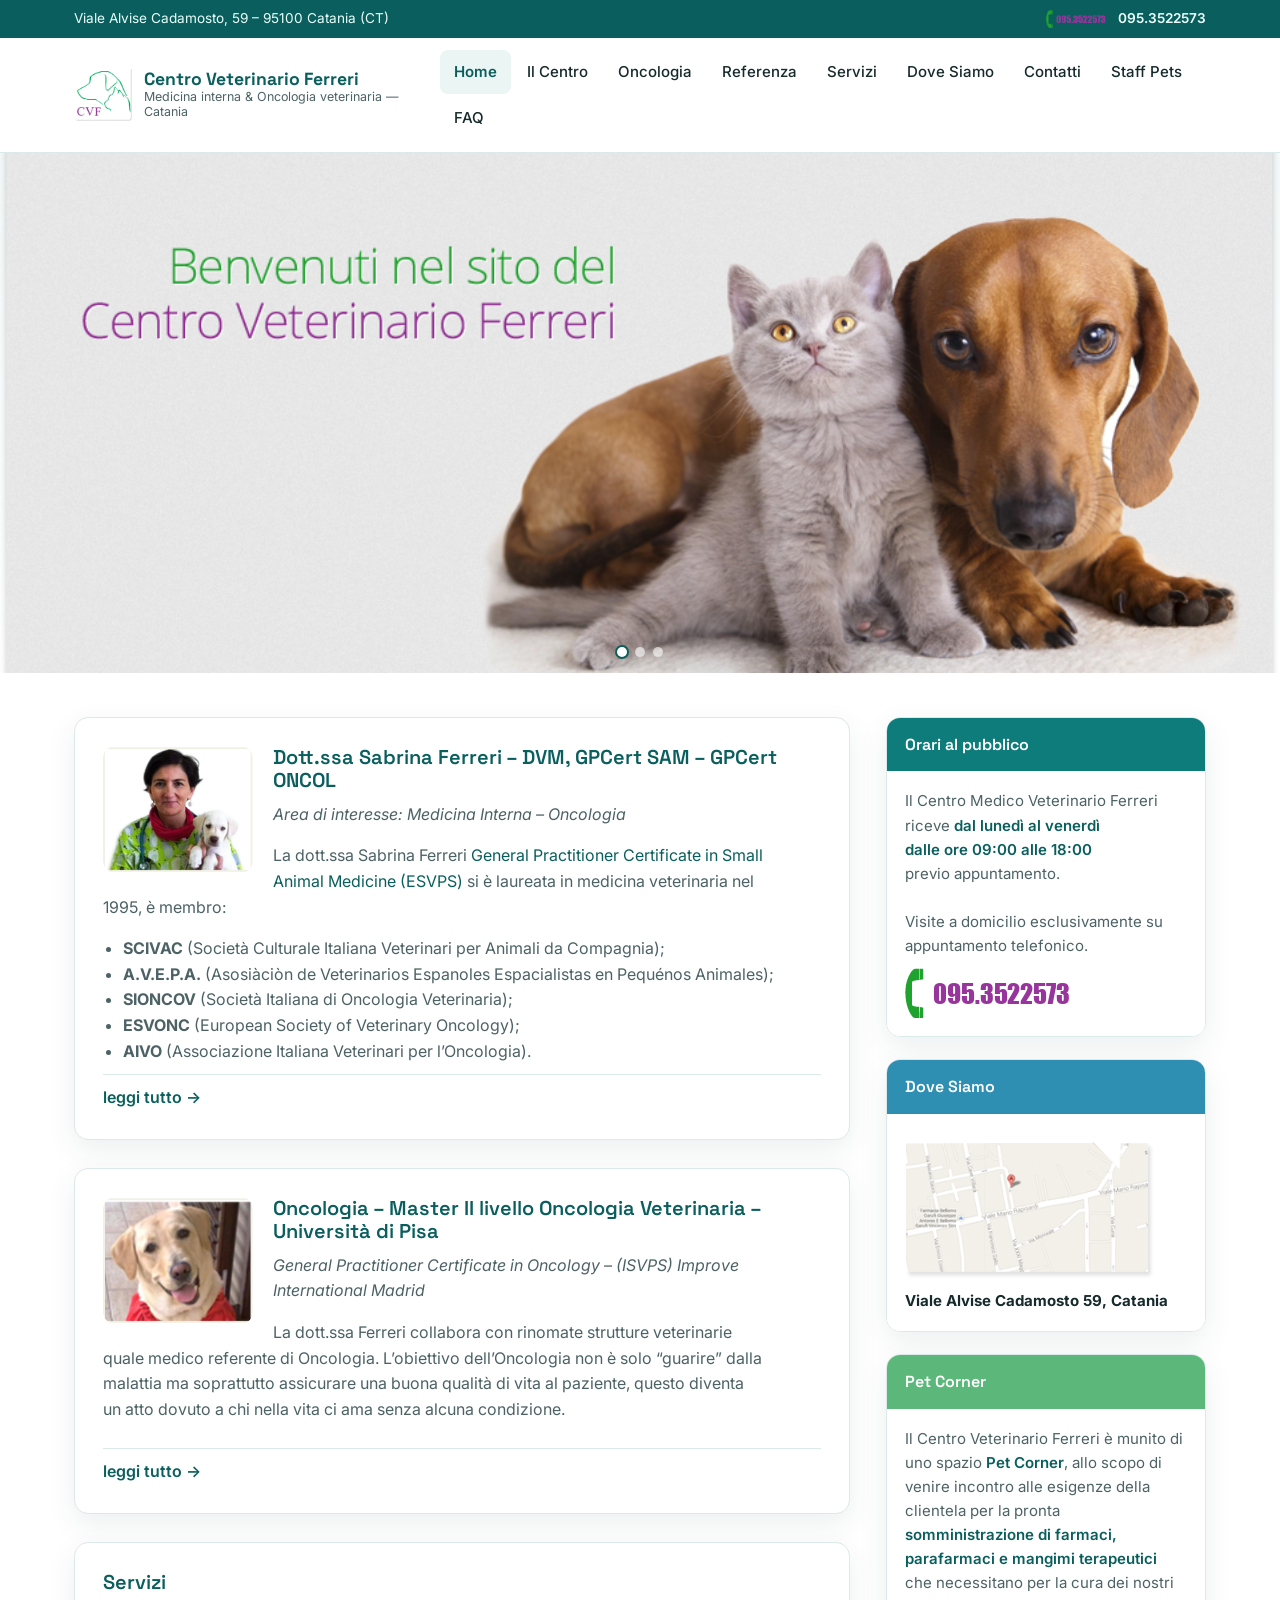
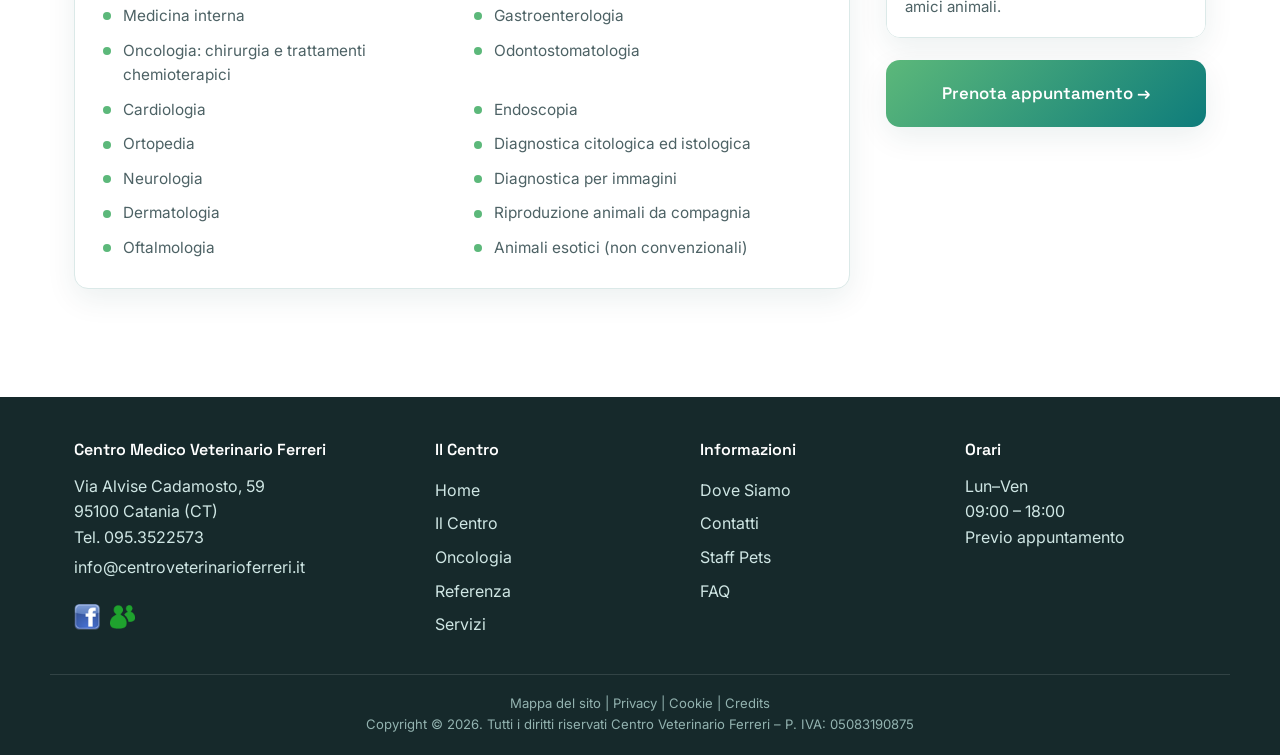
<file: index.html>
<!DOCTYPE html>
<html lang="it">
<head>
<meta charset="UTF-8">
<meta name="viewport" content="width=device-width, initial-scale=1.0">
<title>Centro Veterinario Ferreri - Catania - Oncologia veterinaria</title>
<meta name="description" content="Centro Veterinario Ferreri, Catania">
<link rel="icon" href="images/logo_cvf.png">
<link rel="stylesheet" href="css/style.css">
</head>
<body>
<a class="skip-link" href="#main">Vai al contenuto</a>
<div class="topbar">
  <div class="container">
    <span>Viale Alvise Cadamosto, 59 &ndash; 95100 Catania (CT)</span>
    <span class="topbar-phone"><img src="images/header_telefono.png" alt="">095.3522573</span>
  </div>
</div>
<header class="site-header">
  <div class="container">
    <a class="brand" href="index.html">
      <img src="images/logo_cvf.png" alt="Centro Veterinario Ferreri">
      <span class="brand-text">
        <strong>Centro Veterinario Ferreri</strong>
        <span>Medicina interna &amp; Oncologia veterinaria &mdash; Catania</span>
      </span>
    </a>
    <button class="nav-toggle" aria-label="Apri menu" aria-expanded="false">
      <span></span><span></span><span></span>
    </button>
    <nav class="main-nav" aria-label="Menu principale">
      <ul>
            <li class="current"><a href="index.html">Home</a></li>
            <li><a href="centro.html">Il Centro</a></li>
            <li><a href="oncologia.html">Oncologia</a></li>
            <li><a href="referenza.html">Referenza</a></li>
            <li><a href="servizi.html">Servizi</a></li>
            <li><a href="dove-siamo.html">Dove Siamo</a></li>
            <li><a href="contatti.html">Contatti</a></li>
            <li><a href="staff-pets.html">Staff Pets</a></li>
            <li><a href="faq.html">FAQ</a></li>
      </ul>
    </nav>
  </div>
</header>

<div class="hero">
  <div class="hero-slides">
    <div class="hero-slide active"><img src="images/banner_1.png" alt="Benvenuti nel sito del Centro Veterinario Ferreri"></div>
    <div class="hero-slide"><img src="images/banner_2.png" alt="Competenza ed Etica seguiranno la crescita dei vostri amici"></div>
    <div class="hero-slide"><img src="images/banner_3.png" alt="Il nostro centro sono loro"></div>
  </div>
  <div class="hero-dots"></div>
</div>

<main id="main" class="page-body">
  <div class="container layout">
    <div class="content">

      <article class="card">
        <div class="card-media zoomable"><img src="images/foto_dottoressa.png" alt="Dott.ssa Sabrina Ferreri"></div>
        <h3>Dott.ssa Sabrina Ferreri &ndash; DVM, GPCert SAM &ndash; GPCert ONCOL</h3>
        <p><em>Area di interesse: Medicina Interna &ndash; Oncologia</em></p>
        <p>La dott.ssa Sabrina Ferreri <a href="referenza.html">General Practitioner Certificate in Small Animal Medicine (ESVPS)</a> si &egrave; laureata in medicina veterinaria nel 1995, &egrave; membro:</p>
        <ul style="list-style:disc; padding-left:20px; color:var(--ink-soft); clear:none;">
          <li><strong>SCIVAC</strong> (Societ&agrave; Culturale Italiana Veterinari per Animali da Compagnia);</li>
          <li><strong>A.V.E.P.A.</strong> (Asosi&agrave;ci&ograve;n de Veterinarios Espanoles Espacialistas en Pequ&eacute;nos Animales);</li>
          <li><strong>SIONCOV</strong> (Societ&agrave; Italiana di Oncologia Veterinaria);</li>
          <li><strong>ESVONC</strong> (European Society of Veterinary Oncology);</li>
          <li><strong>AIVO</strong> (Associazione Italiana Veterinari per l&rsquo;Oncologia).</li>
        </ul>
        <a class="card-link" href="referenza.html">leggi tutto</a>
      </article>

      <article class="card">
        <div class="card-media zoomable"><img src="images/foto_oncologia.png" alt="Oncologia veterinaria"></div>
        <h3>Oncologia &ndash; Master II livello Oncologia Veterinaria &ndash; Universit&agrave; di Pisa</h3>
        <p><em>General Practitioner Certificate in Oncology &ndash; (ISVPS) Improve International Madrid</em></p>
        <p>La dott.ssa Ferreri collabora con rinomate strutture veterinarie quale medico referente di Oncologia. L&rsquo;obiettivo dell&rsquo;Oncologia non &egrave; solo &ldquo;guarire&rdquo; dalla malattia ma soprattutto assicurare una buona qualit&agrave; di vita al paziente, questo diventa un atto dovuto a chi nella vita ci ama senza alcuna condizione.</p>
        <a class="card-link" href="oncologia.html">leggi tutto</a>
      </article>

      <article class="card">
        <h3>Servizi</h3>
        <ul class="services-grid">
          <li>Medicina interna</li>
          <li>Gastroenterologia</li>
          <li>Oncologia: chirurgia e trattamenti chemioterapici</li>
          <li>Odontostomatologia</li>
          <li>Cardiologia</li>
          <li>Endoscopia</li>
          <li>Ortopedia</li>
          <li>Diagnostica citologica ed istologica</li>
          <li>Neurologia</li>
          <li>Diagnostica per immagini</li>
          <li>Dermatologia</li>
          <li>Riproduzione animali da compagnia</li>
          <li>Oftalmologia</li>
          <li>Animali esotici (non convenzionali)</li>
        </ul>
      </article>

    </div>

    <aside class="sidebar">
      <div class="info-box teal">
        <div class="info-box-head">Orari al pubblico</div>
        <div class="info-box-body">
          Il Centro Medico Veterinario Ferreri riceve <span class="accent">dal luned&igrave; al venerd&igrave;</span><br>
          <span class="accent">dalle ore 09:00 alle 18:00</span><br>
          previo appuntamento.<br><br>
          Visite a domicilio esclusivamente su appuntamento telefonico.<br>
          <img src="images/header_telefono.png" alt="095.3522573">
        </div>
      </div>

      <div class="info-box sky">
        <div class="info-box-head">Dove Siamo</div>
        <div class="info-box-body">
          <div class="map"><a href="dove-siamo.html"><img src="images/mappa.png" alt="Mappa Centro Veterinario Ferreri"></a></div>
          <strong>Viale Alvise Cadamosto 59, Catania</strong>
        </div>
      </div>

      <div class="info-box leaf">
        <div class="info-box-head">Pet Corner</div>
        <div class="info-box-body">
          Il Centro Veterinario Ferreri &egrave; munito di uno spazio <span class="accent">Pet Corner</span>, allo scopo di venire incontro alle esigenze della clientela per la pronta <span class="accent">somministrazione di farmaci, parafarmaci e mangimi terapeutici</span> che necessitano per la cura dei nostri amici animali.
        </div>
      </div>

      <a class="cta-box" href="contatti.html">Prenota appuntamento &rarr;</a>
    </aside>
  </div>
</main>
<footer class="site-footer">
  <div class="container footer-grid">
    <div>
      <h4>Centro Medico Veterinario Ferreri</h4>
      <p style="color:#cfe6e4;">Via Alvise Cadamosto, 59<br>95100 Catania (CT)<br>Tel. 095.3522573<br>
      <a href="mailto:info@centroveterinarioferreri.it">info@centroveterinarioferreri.it</a></p>
      <div class="footer-social">
        <a href="https://www.facebook.com/pages/Centro-Veterinario-Ferreri/185920394948101" target="_blank" rel="noopener"><img src="images/button_facebook.png" alt="Facebook"></a>
        <a href="#" id="segnalaAmico"><img src="images/button_segnalaAmico.png" alt="Segnala ad un amico" style="height:24px;"></a>
      </div>
    </div>
    <div>
      <h4>Il Centro</h4>
      <a href="index.html">Home</a>
      <a href="centro.html">Il Centro</a>
      <a href="oncologia.html">Oncologia</a>
      <a href="referenza.html">Referenza</a>
      <a href="servizi.html">Servizi</a>
    </div>
    <div>
      <h4>Informazioni</h4>
      <a href="dove-siamo.html">Dove Siamo</a>
      <a href="contatti.html">Contatti</a>
      <a href="staff-pets.html">Staff Pets</a>
      <a href="faq.html">FAQ</a>
    </div>
    <div>
      <h4>Orari</h4>
      <p style="color:#cfe6e4;">Lun&ndash;Ven<br>09:00 &ndash; 18:00<br>Previo appuntamento</p>
    </div>
  </div>
  <div class="container footer-bottom">
    <a href="dove-siamo.html">Mappa del sito</a> | <a href="#">Privacy</a> | <a href="#">Cookie</a> | <a href="https://www.neoteksolutions.it" target="_blank" rel="noopener">Credits</a>
    <br>Copyright &copy; 2026. Tutti i diritti riservati Centro Veterinario Ferreri &ndash; P. IVA: 05083190875
  </div>
</footer>
<script src="js/script.js"></script>
</body>
</html>
</file>
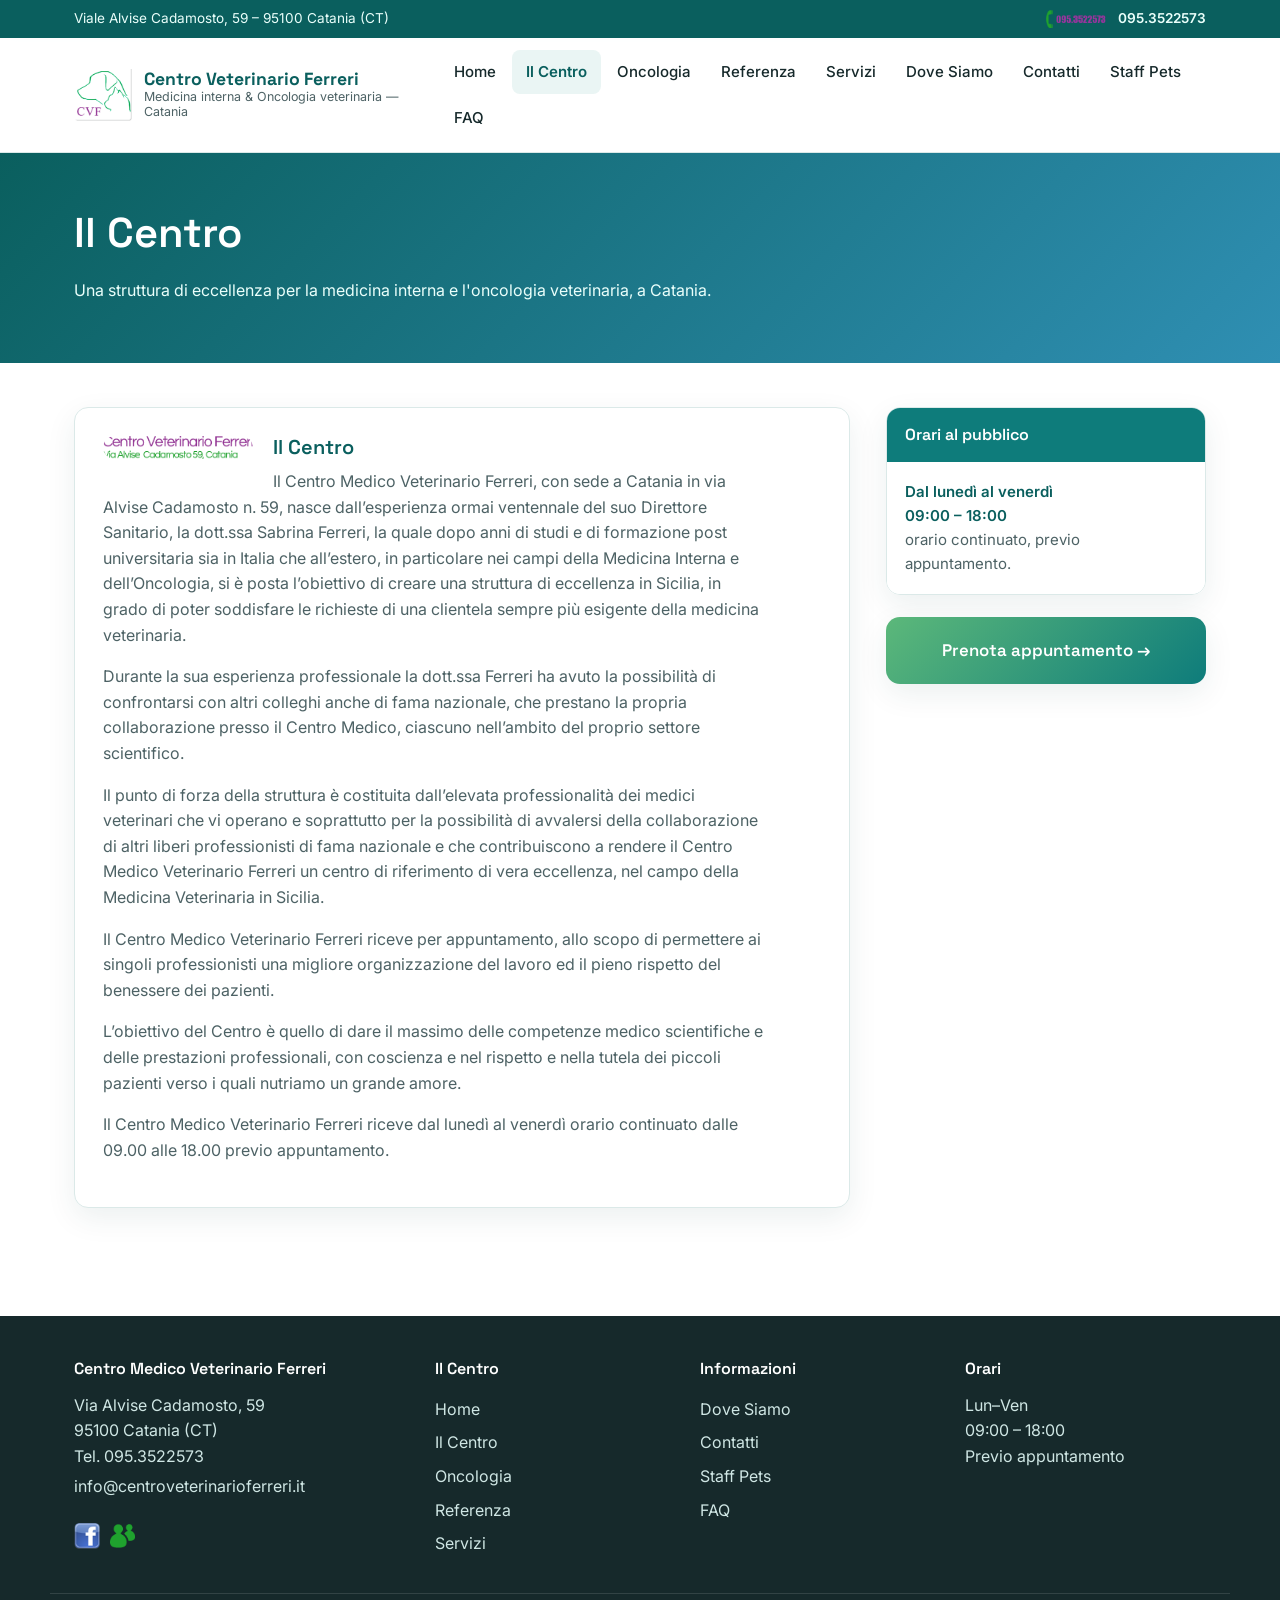
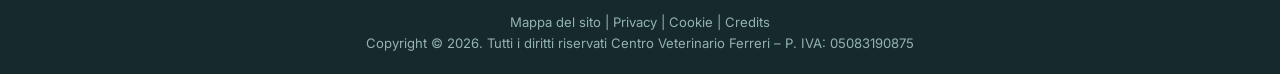
<file: centro.html>
<!DOCTYPE html>
<html lang="it">
<head>
<meta charset="UTF-8">
<meta name="viewport" content="width=device-width, initial-scale=1.0">
<title>Il Centro - Centro Veterinario Ferreri</title>
<meta name="description" content="Il Centro Veterinario Ferreri a Catania">
<link rel="icon" href="images/logo_cvf.png">
<link rel="stylesheet" href="css/style.css">
</head>
<body>
<a class="skip-link" href="#main">Vai al contenuto</a>
<div class="topbar">
  <div class="container">
    <span>Viale Alvise Cadamosto, 59 &ndash; 95100 Catania (CT)</span>
    <span class="topbar-phone"><img src="images/header_telefono.png" alt="">095.3522573</span>
  </div>
</div>
<header class="site-header">
  <div class="container">
    <a class="brand" href="index.html">
      <img src="images/logo_cvf.png" alt="Centro Veterinario Ferreri">
      <span class="brand-text">
        <strong>Centro Veterinario Ferreri</strong>
        <span>Medicina interna &amp; Oncologia veterinaria &mdash; Catania</span>
      </span>
    </a>
    <button class="nav-toggle" aria-label="Apri menu" aria-expanded="false">
      <span></span><span></span><span></span>
    </button>
    <nav class="main-nav" aria-label="Menu principale">
      <ul>
            <li><a href="index.html">Home</a></li>
            <li class="current"><a href="centro.html">Il Centro</a></li>
            <li><a href="oncologia.html">Oncologia</a></li>
            <li><a href="referenza.html">Referenza</a></li>
            <li><a href="servizi.html">Servizi</a></li>
            <li><a href="dove-siamo.html">Dove Siamo</a></li>
            <li><a href="contatti.html">Contatti</a></li>
            <li><a href="staff-pets.html">Staff Pets</a></li>
            <li><a href="faq.html">FAQ</a></li>
      </ul>
    </nav>
  </div>
</header>
<div class="page-hero">
  <div class="container">
    <h1>Il Centro</h1>
    <p>Una struttura di eccellenza per la medicina interna e l'oncologia veterinaria, a Catania.</p>
  </div>
</div>

<main id="main" class="page-body">
  <div class="container layout">
    <div class="content">
      <article class="card">
        <div class="card-media zoomable"><img src="images/centro_veterinario.png" alt="Centro Veterinario Ferreri"></div>
        <h3>Il Centro</h3>
        <p>Il Centro Medico Veterinario Ferreri, con sede a Catania in via Alvise Cadamosto n. 59, nasce dall&rsquo;esperienza ormai ventennale del suo Direttore Sanitario, la dott.ssa Sabrina Ferreri, la quale dopo anni di studi e di formazione post universitaria sia in Italia che all&rsquo;estero, in particolare nei campi della Medicina Interna e dell&rsquo;Oncologia, si &egrave; posta l&rsquo;obiettivo di creare una struttura di eccellenza in Sicilia, in grado di poter soddisfare le richieste di una clientela sempre pi&ugrave; esigente della medicina veterinaria.</p>
        <p>Durante la sua esperienza professionale la dott.ssa Ferreri ha avuto la possibilit&agrave; di confrontarsi con altri colleghi anche di fama nazionale, che prestano la propria collaborazione presso il Centro Medico, ciascuno nell&rsquo;ambito del proprio settore scientifico.</p>
        <p>Il punto di forza della struttura &egrave; costituita dall&rsquo;elevata professionalit&agrave; dei medici veterinari che vi operano e soprattutto per la possibilit&agrave; di avvalersi della collaborazione di altri liberi professionisti di fama nazionale e che contribuiscono a rendere il Centro Medico Veterinario Ferreri un centro di riferimento di vera eccellenza, nel campo della Medicina Veterinaria in Sicilia.</p>
        <p>Il Centro Medico Veterinario Ferreri riceve per appuntamento, allo scopo di permettere ai singoli professionisti una migliore organizzazione del lavoro ed il pieno rispetto del benessere dei pazienti.</p>
        <p>L&rsquo;obiettivo del Centro &egrave; quello di dare il massimo delle competenze medico scientifiche e delle prestazioni professionali, con coscienza e nel rispetto e nella tutela dei piccoli pazienti verso i quali nutriamo un grande amore.</p>
        <p>Il Centro Medico Veterinario Ferreri riceve dal luned&igrave; al venerd&igrave; orario continuato dalle 09.00 alle 18.00 previo appuntamento.</p>
      </article>
    </div>
    <aside class="sidebar">
      <div class="info-box teal">
        <div class="info-box-head">Orari al pubblico</div>
        <div class="info-box-body">
          <span class="accent">Dal luned&igrave; al venerd&igrave;</span><br>
          <span class="accent">09:00 &ndash; 18:00</span><br>
          orario continuato, previo appuntamento.
        </div>
      </div>
      <a class="cta-box" href="contatti.html">Prenota appuntamento &rarr;</a>
    </aside>
  </div>
</main>
<footer class="site-footer">
  <div class="container footer-grid">
    <div>
      <h4>Centro Medico Veterinario Ferreri</h4>
      <p style="color:#cfe6e4;">Via Alvise Cadamosto, 59<br>95100 Catania (CT)<br>Tel. 095.3522573<br>
      <a href="mailto:info@centroveterinarioferreri.it">info@centroveterinarioferreri.it</a></p>
      <div class="footer-social">
        <a href="https://www.facebook.com/pages/Centro-Veterinario-Ferreri/185920394948101" target="_blank" rel="noopener"><img src="images/button_facebook.png" alt="Facebook"></a>
        <a href="#" id="segnalaAmico"><img src="images/button_segnalaAmico.png" alt="Segnala ad un amico" style="height:24px;"></a>
      </div>
    </div>
    <div>
      <h4>Il Centro</h4>
      <a href="index.html">Home</a>
      <a href="centro.html">Il Centro</a>
      <a href="oncologia.html">Oncologia</a>
      <a href="referenza.html">Referenza</a>
      <a href="servizi.html">Servizi</a>
    </div>
    <div>
      <h4>Informazioni</h4>
      <a href="dove-siamo.html">Dove Siamo</a>
      <a href="contatti.html">Contatti</a>
      <a href="staff-pets.html">Staff Pets</a>
      <a href="faq.html">FAQ</a>
    </div>
    <div>
      <h4>Orari</h4>
      <p style="color:#cfe6e4;">Lun&ndash;Ven<br>09:00 &ndash; 18:00<br>Previo appuntamento</p>
    </div>
  </div>
  <div class="container footer-bottom">
    <a href="dove-siamo.html">Mappa del sito</a> | <a href="#">Privacy</a> | <a href="#">Cookie</a> | <a href="https://www.neoteksolutions.it" target="_blank" rel="noopener">Credits</a>
    <br>Copyright &copy; 2026. Tutti i diritti riservati Centro Veterinario Ferreri &ndash; P. IVA: 05083190875
  </div>
</footer>
<script src="js/script.js"></script>
</body>
</html>
</file>
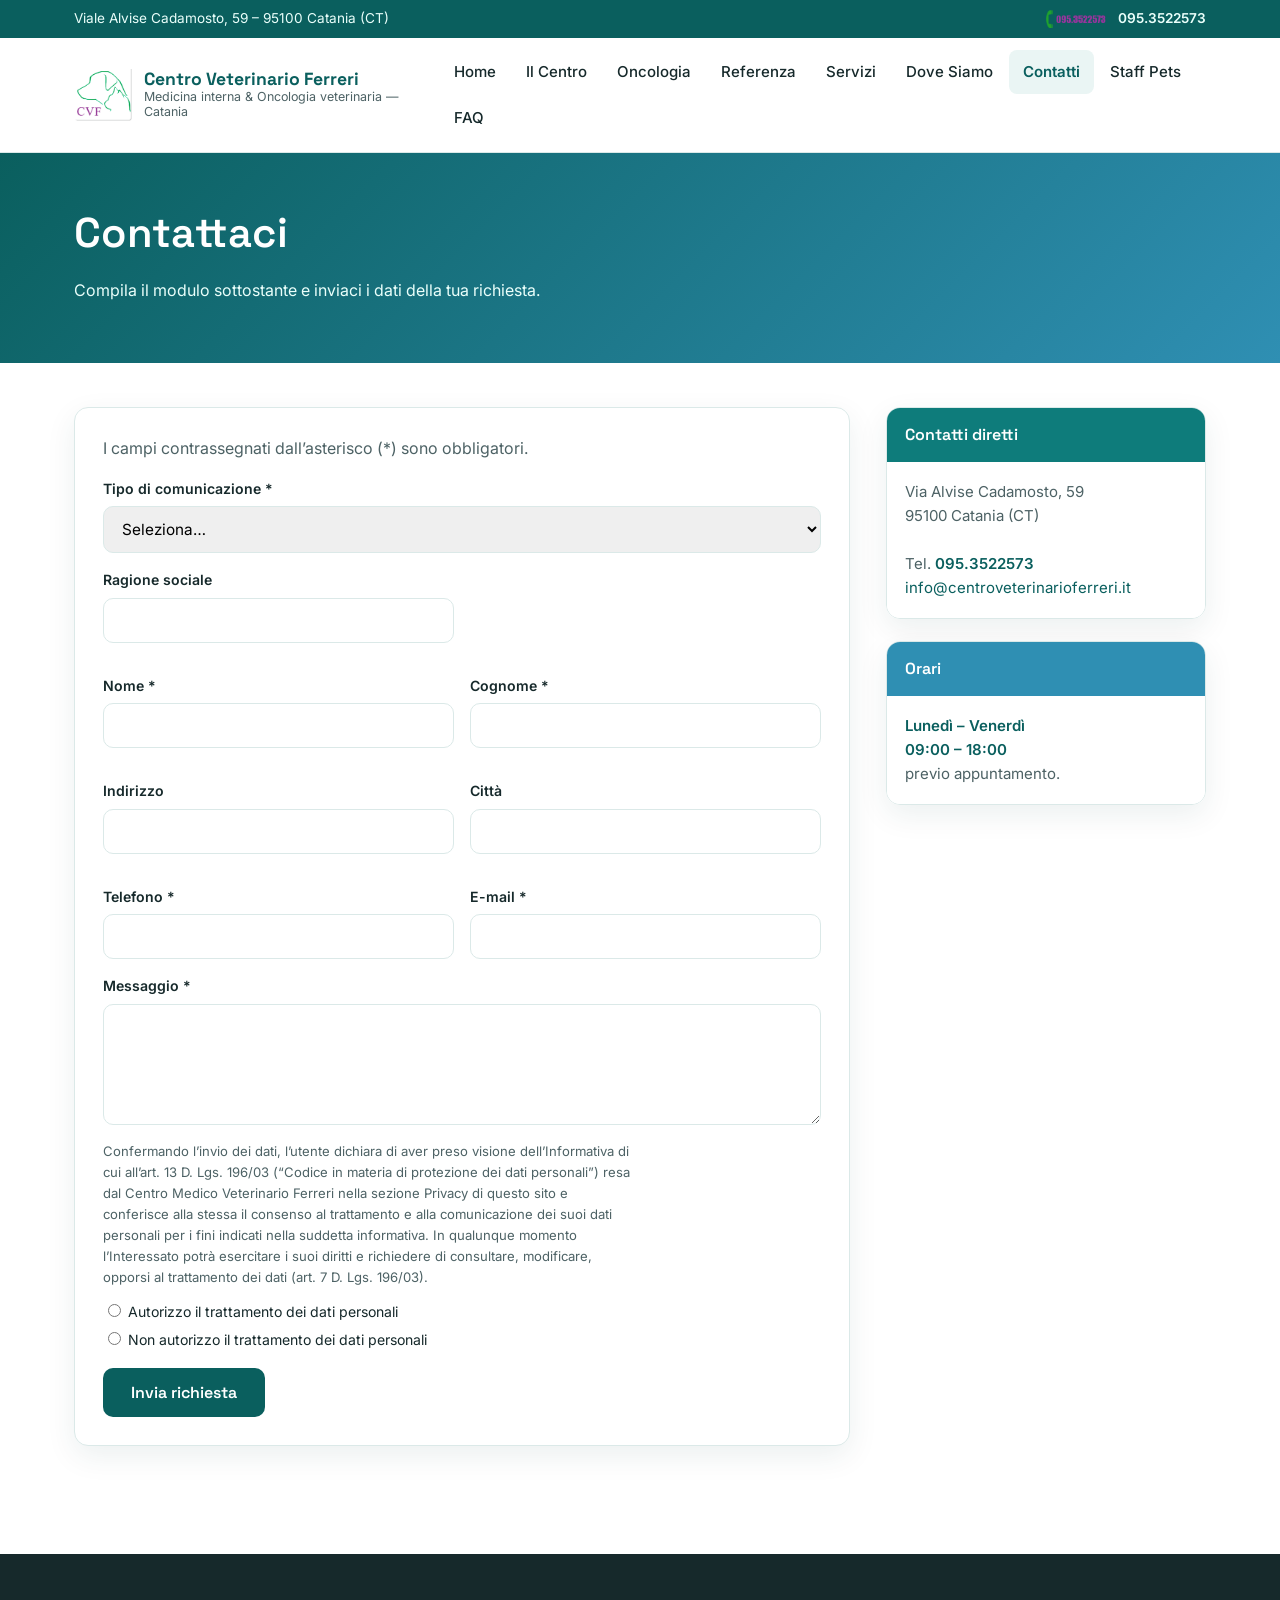
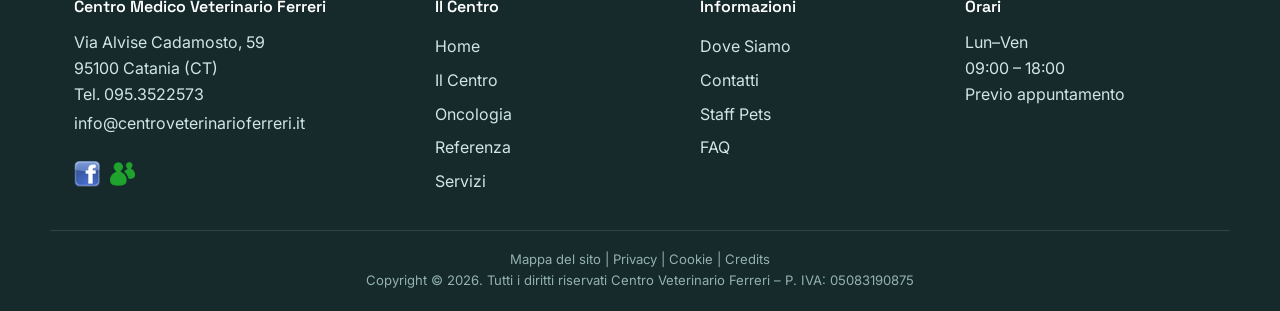
<file: contatti.html>
<!DOCTYPE html>
<html lang="it">
<head>
<meta charset="UTF-8">
<meta name="viewport" content="width=device-width, initial-scale=1.0">
<title>Contatti - Centro Veterinario Ferreri</title>
<meta name="description" content="Contatta il Centro Veterinario Ferreri">
<link rel="icon" href="images/logo_cvf.png">
<link rel="stylesheet" href="css/style.css">
</head>
<body>
<a class="skip-link" href="#main">Vai al contenuto</a>
<div class="topbar">
  <div class="container">
    <span>Viale Alvise Cadamosto, 59 &ndash; 95100 Catania (CT)</span>
    <span class="topbar-phone"><img src="images/header_telefono.png" alt="">095.3522573</span>
  </div>
</div>
<header class="site-header">
  <div class="container">
    <a class="brand" href="index.html">
      <img src="images/logo_cvf.png" alt="Centro Veterinario Ferreri">
      <span class="brand-text">
        <strong>Centro Veterinario Ferreri</strong>
        <span>Medicina interna &amp; Oncologia veterinaria &mdash; Catania</span>
      </span>
    </a>
    <button class="nav-toggle" aria-label="Apri menu" aria-expanded="false">
      <span></span><span></span><span></span>
    </button>
    <nav class="main-nav" aria-label="Menu principale">
      <ul>
            <li><a href="index.html">Home</a></li>
            <li><a href="centro.html">Il Centro</a></li>
            <li><a href="oncologia.html">Oncologia</a></li>
            <li><a href="referenza.html">Referenza</a></li>
            <li><a href="servizi.html">Servizi</a></li>
            <li><a href="dove-siamo.html">Dove Siamo</a></li>
            <li class="current"><a href="contatti.html">Contatti</a></li>
            <li><a href="staff-pets.html">Staff Pets</a></li>
            <li><a href="faq.html">FAQ</a></li>
      </ul>
    </nav>
  </div>
</header>
<div class="page-hero">
  <div class="container">
    <h1>Contattaci</h1>
    <p>Compila il modulo sottostante e inviaci i dati della tua richiesta.</p>
  </div>
</div>

<main id="main" class="page-body">
  <div class="container layout">
    <div class="content">
      <article class="card">
        <p>I campi contrassegnati dall&rsquo;asterisco (*) sono obbligatori.</p>
        <form>
          <div class="form-field">
            <label for="tipo">Tipo di comunicazione *</label>
            <select id="tipo" name="tipo" required style="border:1px solid var(--line); border-radius:10px; padding:12px 14px; font-family:inherit; font-size:.96rem;">
              <option value="">Seleziona&hellip;</option>
              <option>Richiesta appuntamento</option>
              <option>Informazioni</option>
              <option>Altro</option>
            </select>
          </div>
          <div class="form-grid">
            <div class="form-field">
              <label for="ragsoc">Ragione sociale</label>
              <input type="text" id="ragsoc" name="ragsoc">
            </div>
            <div class="form-field"></div>
            <div class="form-field">
              <label for="nome">Nome *</label>
              <input type="text" id="nome" name="nome" required>
            </div>
            <div class="form-field">
              <label for="cognome">Cognome *</label>
              <input type="text" id="cognome" name="cognome" required>
            </div>
            <div class="form-field">
              <label for="indirizzo">Indirizzo</label>
              <input type="text" id="indirizzo" name="indirizzo">
            </div>
            <div class="form-field">
              <label for="citta">Citt&agrave;</label>
              <input type="text" id="citta" name="citta">
            </div>
            <div class="form-field">
              <label for="telefono">Telefono *</label>
              <input type="tel" id="telefono" name="telefono" required>
            </div>
            <div class="form-field">
              <label for="email">E-mail *</label>
              <input type="email" id="email" name="email" required>
            </div>
          </div>
          <div class="form-field">
            <label for="messaggio">Messaggio *</label>
            <textarea id="messaggio" name="messaggio" rows="5" required></textarea>
          </div>
          <p style="font-size:.82rem;">Confermando l&rsquo;invio dei dati, l&rsquo;utente dichiara di aver preso visione dell&rsquo;Informativa di cui all&rsquo;art. 13 D. Lgs. 196/03 (&ldquo;Codice in materia di protezione dei dati personali&rdquo;) resa dal Centro Medico Veterinario Ferreri nella sezione Privacy di questo sito e conferisce alla stessa il consenso al trattamento e alla comunicazione dei suoi dati personali per i fini indicati nella suddetta informativa. In qualunque momento l&rsquo;Interessato potr&agrave; esercitare i suoi diritti e richiedere di consultare, modificare, opporsi al trattamento dei dati (art. 7 D. Lgs. 196/03).</p>
          <div class="form-field">
            <label style="font-weight:400;"><input type="radio" name="consenso" value="si"> Autorizzo il trattamento dei dati personali</label>
            <label style="font-weight:400;"><input type="radio" name="consenso" value="no"> Non autorizzo il trattamento dei dati personali</label>
          </div>
          <button type="submit" class="btn-submit">Invia richiesta</button>
        </form>
      </article>
    </div>
    <aside class="sidebar">
      <div class="info-box teal">
        <div class="info-box-head">Contatti diretti</div>
        <div class="info-box-body">
          Via Alvise Cadamosto, 59<br>95100 Catania (CT)<br><br>
          Tel. <span class="accent">095.3522573</span><br>
          <a href="mailto:info@centroveterinarioferreri.it">info@centroveterinarioferreri.it</a>
        </div>
      </div>
      <div class="info-box sky">
        <div class="info-box-head">Orari</div>
        <div class="info-box-body">
          <span class="accent">Luned&igrave; &ndash; Venerd&igrave;</span><br>
          <span class="accent">09:00 &ndash; 18:00</span><br>
          previo appuntamento.
        </div>
      </div>
    </aside>
  </div>
</main>
<footer class="site-footer">
  <div class="container footer-grid">
    <div>
      <h4>Centro Medico Veterinario Ferreri</h4>
      <p style="color:#cfe6e4;">Via Alvise Cadamosto, 59<br>95100 Catania (CT)<br>Tel. 095.3522573<br>
      <a href="mailto:info@centroveterinarioferreri.it">info@centroveterinarioferreri.it</a></p>
      <div class="footer-social">
        <a href="https://www.facebook.com/pages/Centro-Veterinario-Ferreri/185920394948101" target="_blank" rel="noopener"><img src="images/button_facebook.png" alt="Facebook"></a>
        <a href="#" id="segnalaAmico"><img src="images/button_segnalaAmico.png" alt="Segnala ad un amico" style="height:24px;"></a>
      </div>
    </div>
    <div>
      <h4>Il Centro</h4>
      <a href="index.html">Home</a>
      <a href="centro.html">Il Centro</a>
      <a href="oncologia.html">Oncologia</a>
      <a href="referenza.html">Referenza</a>
      <a href="servizi.html">Servizi</a>
    </div>
    <div>
      <h4>Informazioni</h4>
      <a href="dove-siamo.html">Dove Siamo</a>
      <a href="contatti.html">Contatti</a>
      <a href="staff-pets.html">Staff Pets</a>
      <a href="faq.html">FAQ</a>
    </div>
    <div>
      <h4>Orari</h4>
      <p style="color:#cfe6e4;">Lun&ndash;Ven<br>09:00 &ndash; 18:00<br>Previo appuntamento</p>
    </div>
  </div>
  <div class="container footer-bottom">
    <a href="dove-siamo.html">Mappa del sito</a> | <a href="#">Privacy</a> | <a href="#">Cookie</a> | <a href="https://www.neoteksolutions.it" target="_blank" rel="noopener">Credits</a>
    <br>Copyright &copy; 2026. Tutti i diritti riservati Centro Veterinario Ferreri &ndash; P. IVA: 05083190875
  </div>
</footer>
<script src="js/script.js"></script>
</body>
</html>
</file>
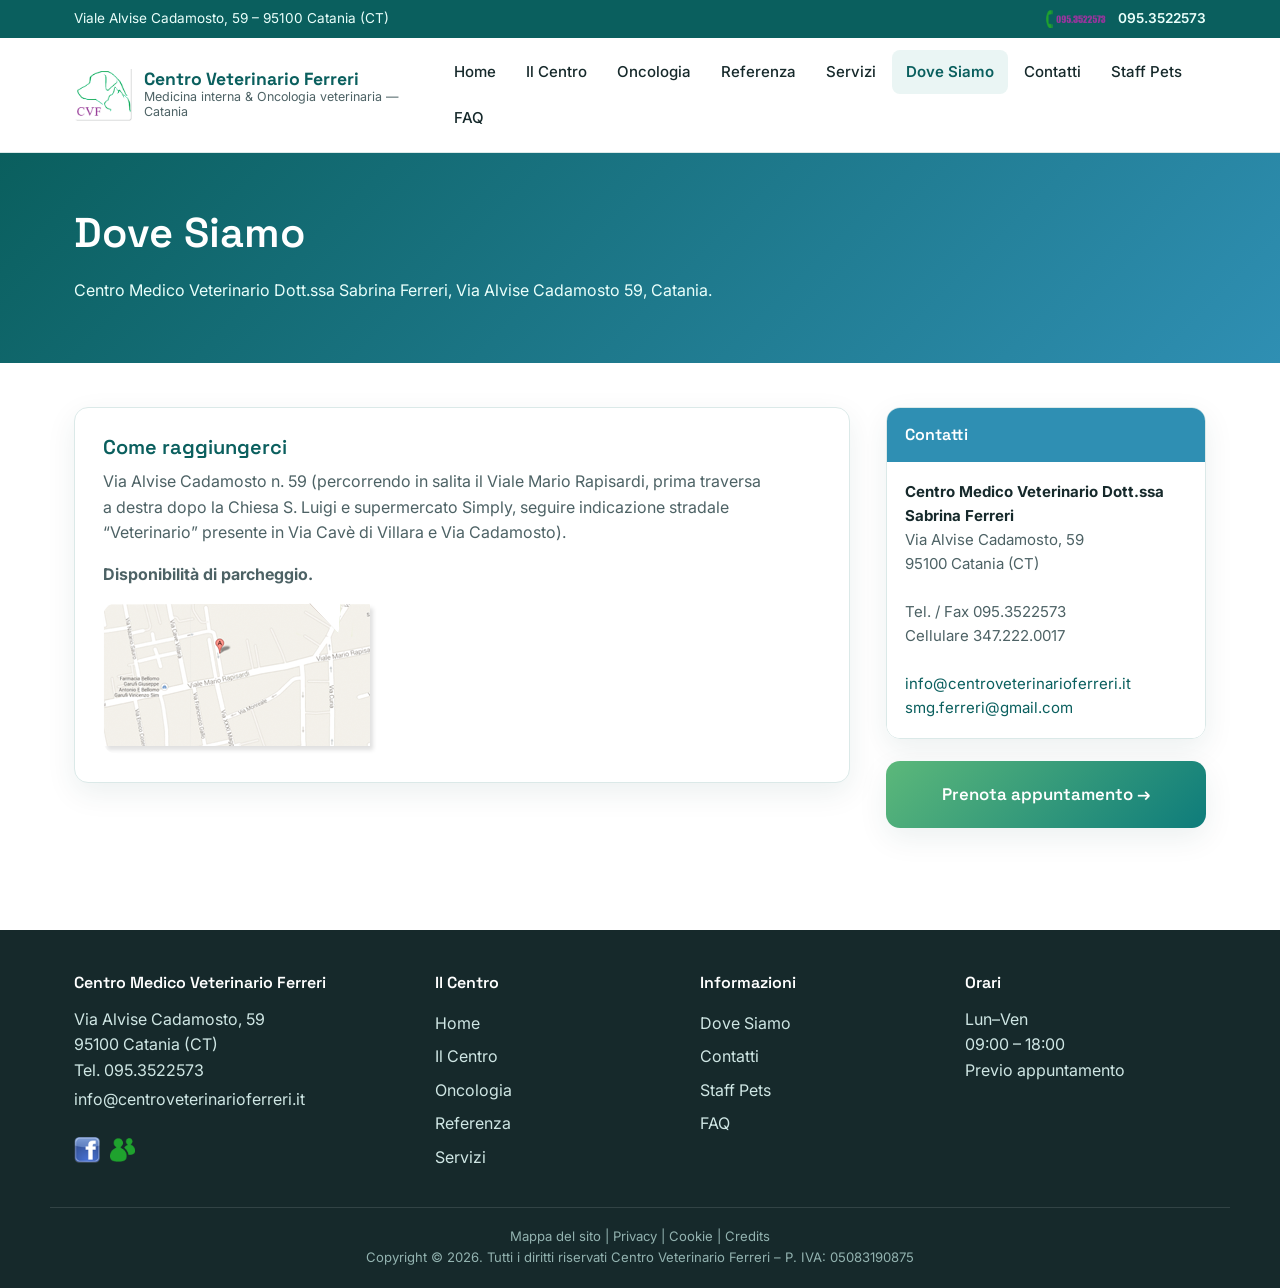
<file: dove-siamo.html>
<!DOCTYPE html>
<html lang="it">
<head>
<meta charset="UTF-8">
<meta name="viewport" content="width=device-width, initial-scale=1.0">
<title>Dove Siamo - Centro Veterinario Ferreri</title>
<meta name="description" content="Dove si trova il Centro Veterinario Ferreri">
<link rel="icon" href="images/logo_cvf.png">
<link rel="stylesheet" href="css/style.css">
</head>
<body>
<a class="skip-link" href="#main">Vai al contenuto</a>
<div class="topbar">
  <div class="container">
    <span>Viale Alvise Cadamosto, 59 &ndash; 95100 Catania (CT)</span>
    <span class="topbar-phone"><img src="images/header_telefono.png" alt="">095.3522573</span>
  </div>
</div>
<header class="site-header">
  <div class="container">
    <a class="brand" href="index.html">
      <img src="images/logo_cvf.png" alt="Centro Veterinario Ferreri">
      <span class="brand-text">
        <strong>Centro Veterinario Ferreri</strong>
        <span>Medicina interna &amp; Oncologia veterinaria &mdash; Catania</span>
      </span>
    </a>
    <button class="nav-toggle" aria-label="Apri menu" aria-expanded="false">
      <span></span><span></span><span></span>
    </button>
    <nav class="main-nav" aria-label="Menu principale">
      <ul>
            <li><a href="index.html">Home</a></li>
            <li><a href="centro.html">Il Centro</a></li>
            <li><a href="oncologia.html">Oncologia</a></li>
            <li><a href="referenza.html">Referenza</a></li>
            <li><a href="servizi.html">Servizi</a></li>
            <li class="current"><a href="dove-siamo.html">Dove Siamo</a></li>
            <li><a href="contatti.html">Contatti</a></li>
            <li><a href="staff-pets.html">Staff Pets</a></li>
            <li><a href="faq.html">FAQ</a></li>
      </ul>
    </nav>
  </div>
</header>
<div class="page-hero">
  <div class="container">
    <h1>Dove Siamo</h1>
    <p>Centro Medico Veterinario Dott.ssa Sabrina Ferreri, Via Alvise Cadamosto 59, Catania.</p>
  </div>
</div>

<main id="main" class="page-body">
  <div class="container layout">
    <div class="content">
      <article class="card">
        <h3>Come raggiungerci</h3>
        <p>Via Alvise Cadamosto n. 59 (percorrendo in salita il Viale Mario Rapisardi, prima traversa a destra dopo la Chiesa S. Luigi e supermercato Simply, seguire indicazione stradale &ldquo;Veterinario&rdquo; presente in Via Cav&egrave; di Villara e Via Cadamosto).</p>
        <p><strong>Disponibilit&agrave; di parcheggio.</strong></p>
        <div class="map zoomable" style="border-radius:var(--radius); overflow:hidden;">
          <img src="images/mappa.png" alt="Mappa Centro Veterinario Ferreri">
        </div>
      </article>
    </div>
    <aside class="sidebar">
      <div class="info-box sky">
        <div class="info-box-head">Contatti</div>
        <div class="info-box-body">
          <strong>Centro Medico Veterinario Dott.ssa Sabrina Ferreri</strong><br>
          Via Alvise Cadamosto, 59<br>
          95100 Catania (CT)<br><br>
          Tel. / Fax 095.3522573<br>
          Cellulare 347.222.0017<br><br>
          <a href="mailto:info@centroveterinarioferreri.it">info@centroveterinarioferreri.it</a><br>
          <a href="mailto:smg.ferreri@gmail.com">smg.ferreri@gmail.com</a>
        </div>
      </div>
      <a class="cta-box" href="contatti.html">Prenota appuntamento &rarr;</a>
    </aside>
  </div>
</main>
<footer class="site-footer">
  <div class="container footer-grid">
    <div>
      <h4>Centro Medico Veterinario Ferreri</h4>
      <p style="color:#cfe6e4;">Via Alvise Cadamosto, 59<br>95100 Catania (CT)<br>Tel. 095.3522573<br>
      <a href="mailto:info@centroveterinarioferreri.it">info@centroveterinarioferreri.it</a></p>
      <div class="footer-social">
        <a href="https://www.facebook.com/pages/Centro-Veterinario-Ferreri/185920394948101" target="_blank" rel="noopener"><img src="images/button_facebook.png" alt="Facebook"></a>
        <a href="#" id="segnalaAmico"><img src="images/button_segnalaAmico.png" alt="Segnala ad un amico" style="height:24px;"></a>
      </div>
    </div>
    <div>
      <h4>Il Centro</h4>
      <a href="index.html">Home</a>
      <a href="centro.html">Il Centro</a>
      <a href="oncologia.html">Oncologia</a>
      <a href="referenza.html">Referenza</a>
      <a href="servizi.html">Servizi</a>
    </div>
    <div>
      <h4>Informazioni</h4>
      <a href="dove-siamo.html">Dove Siamo</a>
      <a href="contatti.html">Contatti</a>
      <a href="staff-pets.html">Staff Pets</a>
      <a href="faq.html">FAQ</a>
    </div>
    <div>
      <h4>Orari</h4>
      <p style="color:#cfe6e4;">Lun&ndash;Ven<br>09:00 &ndash; 18:00<br>Previo appuntamento</p>
    </div>
  </div>
  <div class="container footer-bottom">
    <a href="dove-siamo.html">Mappa del sito</a> | <a href="#">Privacy</a> | <a href="#">Cookie</a> | <a href="https://www.neoteksolutions.it" target="_blank" rel="noopener">Credits</a>
    <br>Copyright &copy; 2026. Tutti i diritti riservati Centro Veterinario Ferreri &ndash; P. IVA: 05083190875
  </div>
</footer>
<script src="js/script.js"></script>
</body>
</html>
</file>
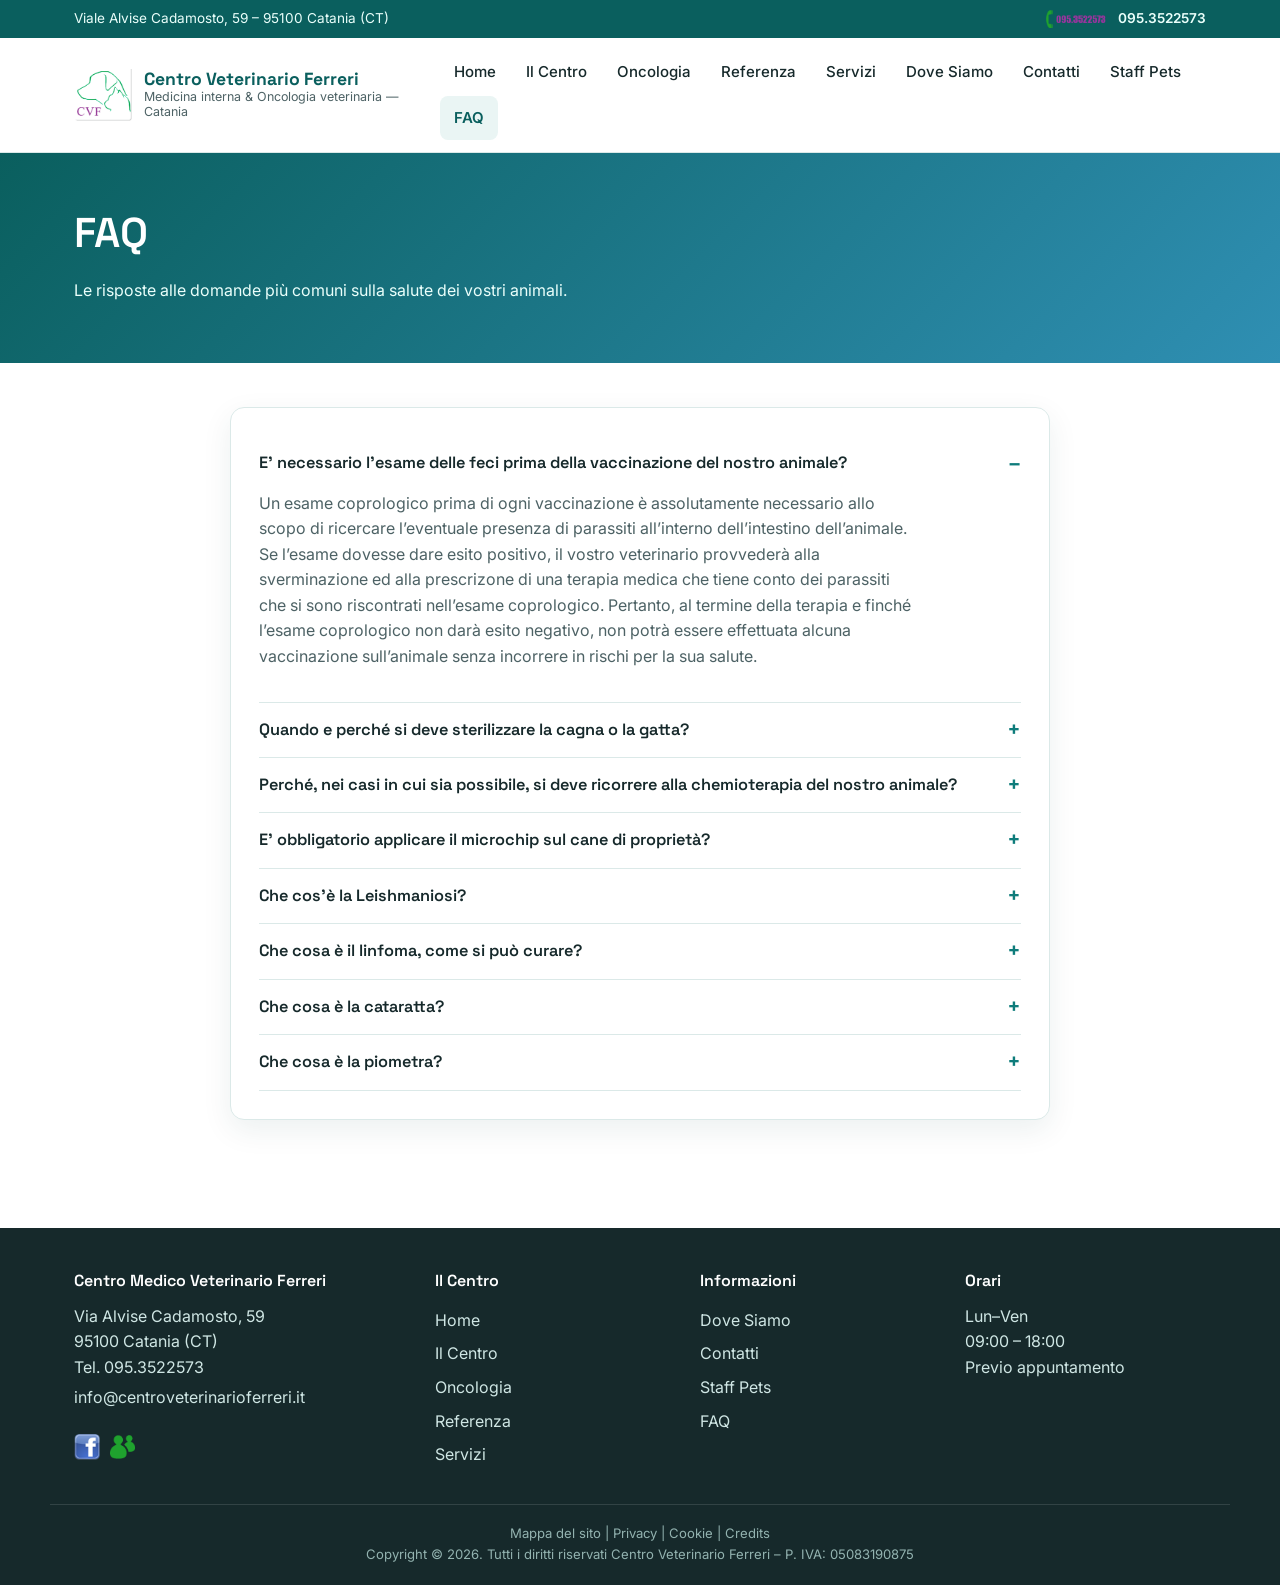
<file: faq.html>
<!DOCTYPE html>
<html lang="it">
<head>
<meta charset="UTF-8">
<meta name="viewport" content="width=device-width, initial-scale=1.0">
<title>FAQ - Centro Veterinario Ferreri</title>
<meta name="description" content="Domande frequenti">
<link rel="icon" href="images/logo_cvf.png">
<link rel="stylesheet" href="css/style.css">
</head>
<body>
<a class="skip-link" href="#main">Vai al contenuto</a>
<div class="topbar">
  <div class="container">
    <span>Viale Alvise Cadamosto, 59 &ndash; 95100 Catania (CT)</span>
    <span class="topbar-phone"><img src="images/header_telefono.png" alt="">095.3522573</span>
  </div>
</div>
<header class="site-header">
  <div class="container">
    <a class="brand" href="index.html">
      <img src="images/logo_cvf.png" alt="Centro Veterinario Ferreri">
      <span class="brand-text">
        <strong>Centro Veterinario Ferreri</strong>
        <span>Medicina interna &amp; Oncologia veterinaria &mdash; Catania</span>
      </span>
    </a>
    <button class="nav-toggle" aria-label="Apri menu" aria-expanded="false">
      <span></span><span></span><span></span>
    </button>
    <nav class="main-nav" aria-label="Menu principale">
      <ul>
            <li><a href="index.html">Home</a></li>
            <li><a href="centro.html">Il Centro</a></li>
            <li><a href="oncologia.html">Oncologia</a></li>
            <li><a href="referenza.html">Referenza</a></li>
            <li><a href="servizi.html">Servizi</a></li>
            <li><a href="dove-siamo.html">Dove Siamo</a></li>
            <li><a href="contatti.html">Contatti</a></li>
            <li><a href="staff-pets.html">Staff Pets</a></li>
            <li class="current"><a href="faq.html">FAQ</a></li>
      </ul>
    </nav>
  </div>
</header>
<div class="page-hero">
  <div class="container">
    <h1>FAQ</h1>
    <p>Le risposte alle domande più comuni sulla salute dei vostri animali.</p>
  </div>
</div>

<main id="main" class="page-body">
  <div class="container">
    <div class="card" style="max-width:820px; margin-left:auto; margin-right:auto;">
      <div class="faq-item open"><button class="faq-q">E&rsquo; necessario l&rsquo;esame delle feci prima della vaccinazione del nostro animale?</button><div class="faq-a"><p>Un esame coprologico prima di ogni vaccinazione &egrave; assolutamente necessario allo scopo di ricercare l&rsquo;eventuale presenza di parassiti all&rsquo;interno dell&rsquo;intestino dell&rsquo;animale. Se l&rsquo;esame dovesse dare esito positivo, il vostro veterinario provveder&agrave; alla sverminazione ed alla prescrizone di una terapia medica che tiene conto dei parassiti che si sono riscontrati nell&rsquo;esame coprologico. Pertanto, al termine della terapia e finch&eacute; l&rsquo;esame coprologico non dar&agrave; esito negativo, non potr&agrave; essere effettuata alcuna vaccinazione sull&rsquo;animale senza incorrere in rischi per la sua salute.</p></div></div>
      <div class="faq-item"><button class="faq-q">Quando e perch&eacute; si deve sterilizzare la cagna o la gatta?</button><div class="faq-a"><p>Con l&rsquo;intervento di ovariosterectomia, che elimina totalmente il rischio di gravidanze indesiderate, si ottiene anche un&rsquo;azione preventiva sull&rsquo;insorgenza di talune patologie tipiche di alcune razze canine e feline.<br><br>Previene inoltre la nascita dei tumori mammari.</p></div></div>
      <div class="faq-item"><button class="faq-q">Perch&eacute;, nei casi in cui sia possibile, si deve ricorrere alla chemioterapia del nostro animale?</button><div class="faq-a"><p>Non ci sono motivi per cui questa tipologia di cura che viene eseguita sull&rsquo;uomo, non debba essere praticata anche sull&rsquo;animale, dato che gli studi scientifici, la diagnostica, le tecniche chirurgiche e le terapie oncologiche veterinarie sono sovrapponibili a quelle umane, per il successo dei risultati ottenuti.<br><br>La specificit&agrave; propria di questa materia richiede per&ograve; una competenza altamente qualificata da parte dei veterinari specialisti del settore, e se le cure e le terapie sono state adeguatamente somministrate, si possono ottenere ottimi risultati sia nei confronti della malattia che della qualit&agrave; di vita dell&rsquo;animale.</p></div></div>
      <div class="faq-item"><button class="faq-q">E&rsquo; obbligatorio applicare il microchip sul cane di propriet&agrave;?</button><div class="faq-a"><p>La registrazione del cane di propriet&agrave; all&rsquo;anagrafe canina comunale &egrave; obbligatoria ed &egrave; disciplinata dalla Legge Regionale 15/2000.</p></div></div>
      <div class="faq-item"><button class="faq-q">Che cos&rsquo;&egrave; la Leishmaniosi?</button><div class="faq-a"><p>La Leishmaniosi &egrave; una malattia infettiva tipica dell&rsquo;uomo e del cane, causata dalla puntura di un insetto (Flebotomo o Pappatacio, simile ad una piccole zanzara) attraverso il quale viene trasmessa la malattia.<br><br>La Leishmaniosi canina &egrave; una malattia molto grave. A seguito della diffusione dell&rsquo;infezione non tutti gli animali sviluppano segni clinici della malattia, diventando cos&igrave; portatori asintomatici del parassita; in molti altri casi, invece, l&rsquo;infezione colpisce diversi organi vitali dell&rsquo;animale, che possono portare sino alla sua morte, se non tenuta sotto esame.<br><br>Diventa fondamentale l&rsquo;utilizzo di &ldquo;spot-on&rdquo; e collari repellenti che hanno lo scopo di allontanare gli insetti portatori della malattia.</p></div></div>
      <div class="faq-item"><button class="faq-q">Che cosa &egrave; il linfoma, come si pu&ograve; curare?</button><div class="faq-a"><p>Il linfoma &egrave; un tumore caratterizzato dalla proliferazione di cellule del sistema immunitario linfoide, con un&rsquo;alta incidenza sia nel cane che nel gatto, ma con una diversa localizzazione.<br><br>In sintesi la manifestazione pi&ugrave; tipica &egrave; l&rsquo;aumento di volumi dei linfonodi, che &egrave; possibile trattare con terapia medica oncologica.</p></div></div>
      <div class="faq-item"><button class="faq-q">Che cosa &egrave; la cataratta?</button><div class="faq-a"><p>Come per l&rsquo;uomo, sia cani che gatti possono soffrire di cataratta che si manifesta attraverso l&rsquo;opacit&agrave; del cristallino dell&rsquo;occhio. Un esame specialistico oftalmologico permette la diagnosi e la terapia (chirurgica).</p></div></div>
      <div class="faq-item"><button class="faq-q">Che cosa &egrave; la piometra?</button><div class="faq-a"><p>Tra le patologie pi&ugrave; comuni delle cagne e delle gatte non sterilizzate, la piometra &egrave; tra le infezioni pi&ugrave; pericolose per la salute dell&rsquo;animale, essendo una sindrome estremamente complessa e grave. E&rsquo; caratterizzata da una raccolta di essudato purulento in utero, che compare all&rsquo;incirca due mesi dopo il calore.<br><br>La conferma della diagnosi &egrave; l&rsquo;ecografia ed il trattamento che deve essere eseguito d&rsquo;urgenza &egrave; quello chirurgico.</p></div></div>
    </div>
  </div>
</main>
<footer class="site-footer">
  <div class="container footer-grid">
    <div>
      <h4>Centro Medico Veterinario Ferreri</h4>
      <p style="color:#cfe6e4;">Via Alvise Cadamosto, 59<br>95100 Catania (CT)<br>Tel. 095.3522573<br>
      <a href="mailto:info@centroveterinarioferreri.it">info@centroveterinarioferreri.it</a></p>
      <div class="footer-social">
        <a href="https://www.facebook.com/pages/Centro-Veterinario-Ferreri/185920394948101" target="_blank" rel="noopener"><img src="images/button_facebook.png" alt="Facebook"></a>
        <a href="#" id="segnalaAmico"><img src="images/button_segnalaAmico.png" alt="Segnala ad un amico" style="height:24px;"></a>
      </div>
    </div>
    <div>
      <h4>Il Centro</h4>
      <a href="index.html">Home</a>
      <a href="centro.html">Il Centro</a>
      <a href="oncologia.html">Oncologia</a>
      <a href="referenza.html">Referenza</a>
      <a href="servizi.html">Servizi</a>
    </div>
    <div>
      <h4>Informazioni</h4>
      <a href="dove-siamo.html">Dove Siamo</a>
      <a href="contatti.html">Contatti</a>
      <a href="staff-pets.html">Staff Pets</a>
      <a href="faq.html">FAQ</a>
    </div>
    <div>
      <h4>Orari</h4>
      <p style="color:#cfe6e4;">Lun&ndash;Ven<br>09:00 &ndash; 18:00<br>Previo appuntamento</p>
    </div>
  </div>
  <div class="container footer-bottom">
    <a href="dove-siamo.html">Mappa del sito</a> | <a href="#">Privacy</a> | <a href="#">Cookie</a> | <a href="https://www.neoteksolutions.it" target="_blank" rel="noopener">Credits</a>
    <br>Copyright &copy; 2026. Tutti i diritti riservati Centro Veterinario Ferreri &ndash; P. IVA: 05083190875
  </div>
</footer>
<script src="js/script.js"></script>
</body>
</html>
</file>
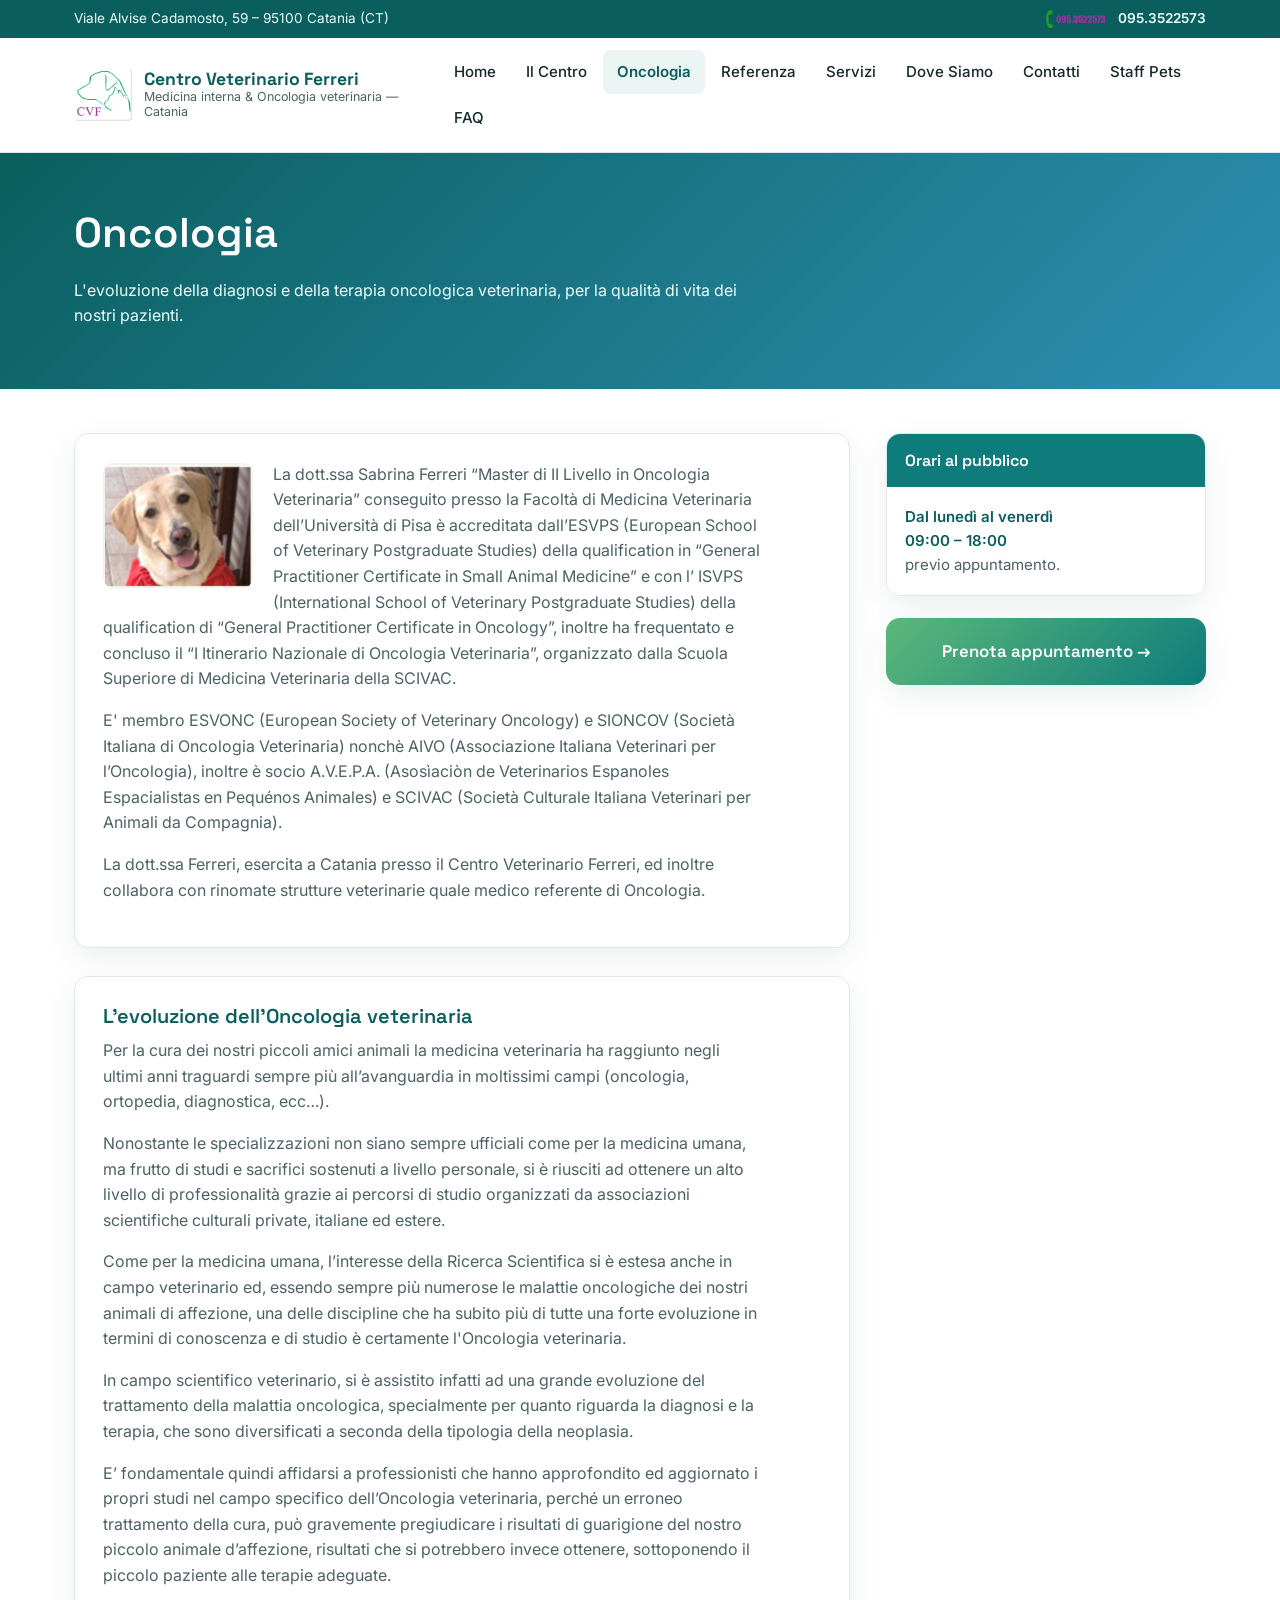
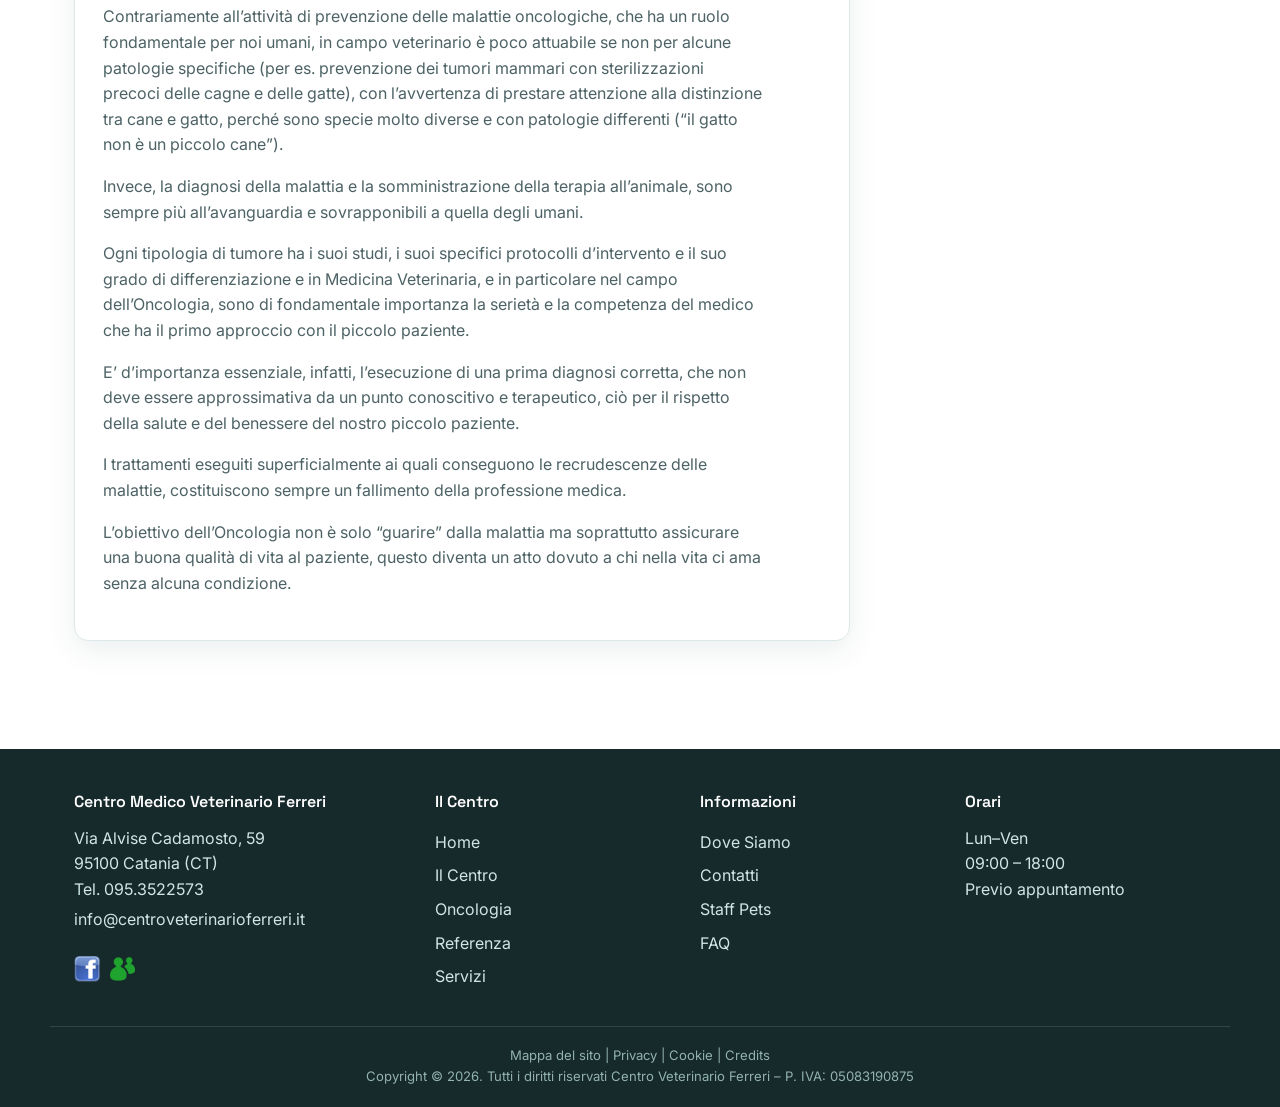
<file: oncologia.html>
<!DOCTYPE html>
<html lang="it">
<head>
<meta charset="UTF-8">
<meta name="viewport" content="width=device-width, initial-scale=1.0">
<title>Oncologia - Centro Veterinario Ferreri</title>
<meta name="description" content="Oncologia veterinaria a Catania">
<link rel="icon" href="images/logo_cvf.png">
<link rel="stylesheet" href="css/style.css">
</head>
<body>
<a class="skip-link" href="#main">Vai al contenuto</a>
<div class="topbar">
  <div class="container">
    <span>Viale Alvise Cadamosto, 59 &ndash; 95100 Catania (CT)</span>
    <span class="topbar-phone"><img src="images/header_telefono.png" alt="">095.3522573</span>
  </div>
</div>
<header class="site-header">
  <div class="container">
    <a class="brand" href="index.html">
      <img src="images/logo_cvf.png" alt="Centro Veterinario Ferreri">
      <span class="brand-text">
        <strong>Centro Veterinario Ferreri</strong>
        <span>Medicina interna &amp; Oncologia veterinaria &mdash; Catania</span>
      </span>
    </a>
    <button class="nav-toggle" aria-label="Apri menu" aria-expanded="false">
      <span></span><span></span><span></span>
    </button>
    <nav class="main-nav" aria-label="Menu principale">
      <ul>
            <li><a href="index.html">Home</a></li>
            <li><a href="centro.html">Il Centro</a></li>
            <li class="current"><a href="oncologia.html">Oncologia</a></li>
            <li><a href="referenza.html">Referenza</a></li>
            <li><a href="servizi.html">Servizi</a></li>
            <li><a href="dove-siamo.html">Dove Siamo</a></li>
            <li><a href="contatti.html">Contatti</a></li>
            <li><a href="staff-pets.html">Staff Pets</a></li>
            <li><a href="faq.html">FAQ</a></li>
      </ul>
    </nav>
  </div>
</header>
<div class="page-hero">
  <div class="container">
    <h1>Oncologia</h1>
    <p>L'evoluzione della diagnosi e della terapia oncologica veterinaria, per la qualità di vita dei nostri pazienti.</p>
  </div>
</div>

<main id="main" class="page-body">
  <div class="container layout">
    <div class="content">
      <article class="card">
        <div class="card-media zoomable"><img src="images/foto_oncologia.png" alt="Oncologia veterinaria"></div>
        <p>La dott.ssa Sabrina Ferreri &ldquo;Master di II Livello in Oncologia Veterinaria&rdquo; conseguito presso la Facolt&agrave; di Medicina Veterinaria dell&rsquo;Universit&agrave; di Pisa &egrave; accreditata dall&rsquo;ESVPS (European School of Veterinary Postgraduate Studies) della qualification in &ldquo;General Practitioner Certificate in Small Animal Medicine&rdquo; e con l&rsquo; ISVPS (International School of Veterinary Postgraduate Studies) della qualification di &ldquo;General Practitioner Certificate in Oncology&rdquo;, inoltre ha frequentato e concluso il &ldquo;I Itinerario Nazionale di Oncologia Veterinaria&rdquo;, organizzato dalla Scuola Superiore di Medicina Veterinaria della SCIVAC.</p>
        <p>E' membro ESVONC (European Society of Veterinary Oncology) e SIONCOV (Societ&agrave; Italiana di Oncologia Veterinaria) nonch&egrave; AIVO (Associazione Italiana Veterinari per l&rsquo;Oncologia), inoltre &egrave; socio A.V.E.P.A. (Asos&igrave;aci&ograve;n de Veterinarios Espanoles Espacialistas en Pequ&eacute;nos Animales) e SCIVAC (Societ&agrave; Culturale Italiana Veterinari per Animali da Compagnia).</p>
        <p>La dott.ssa Ferreri, esercita a Catania presso il Centro Veterinario Ferreri, ed inoltre collabora con rinomate strutture veterinarie quale medico referente di Oncologia.</p>
      </article>
      <article class="card">
        <h3>L'evoluzione dell'Oncologia veterinaria</h3>
        <p>Per la cura dei nostri piccoli amici animali la medicina veterinaria ha raggiunto negli ultimi anni traguardi sempre pi&ugrave; all&rsquo;avanguardia in moltissimi campi (oncologia, ortopedia, diagnostica, ecc&hellip;).</p>
        <p>Nonostante le specializzazioni non siano sempre ufficiali come per la medicina umana, ma frutto di studi e sacrifici sostenuti a livello personale, si &egrave; riusciti ad ottenere un alto livello di professionalit&agrave; grazie ai percorsi di studio organizzati da associazioni scientifiche culturali private, italiane ed estere.</p>
        <p>Come per la medicina umana, l&rsquo;interesse della Ricerca Scientifica si &egrave; estesa anche in campo veterinario ed, essendo sempre pi&ugrave; numerose le malattie oncologiche dei nostri animali di affezione, una delle discipline che ha subito pi&ugrave; di tutte una forte evoluzione in termini di conoscenza e di studio &egrave; certamente l'Oncologia veterinaria.</p>
        <p>In campo scientifico veterinario, si &egrave; assistito infatti ad una grande evoluzione del trattamento della malattia oncologica, specialmente per quanto riguarda la diagnosi e la terapia, che sono diversificati a seconda della tipologia della neoplasia.</p>
        <p>E&rsquo; fondamentale quindi affidarsi a professionisti che hanno approfondito ed aggiornato i propri studi nel campo specifico dell&rsquo;Oncologia veterinaria, perch&eacute; un erroneo trattamento della cura, pu&ograve; gravemente pregiudicare i risultati di guarigione del nostro piccolo animale d&rsquo;affezione, risultati che si potrebbero invece ottenere, sottoponendo il piccolo paziente alle terapie adeguate.</p>
        <p>Contrariamente all&rsquo;attivit&agrave; di prevenzione delle malattie oncologiche, che ha un ruolo fondamentale per noi umani, in campo veterinario &egrave; poco attuabile se non per alcune patologie specifiche (per es. prevenzione dei tumori mammari con sterilizzazioni precoci delle cagne e delle gatte), con l&rsquo;avvertenza di prestare attenzione alla distinzione tra cane e gatto, perch&eacute; sono specie molto diverse e con patologie differenti (&ldquo;il gatto non &egrave; un piccolo cane&rdquo;).</p>
        <p>Invece, la diagnosi della malattia e la somministrazione della terapia all&rsquo;animale, sono sempre pi&ugrave; all&rsquo;avanguardia e sovrapponibili a quella degli umani.</p>
        <p>Ogni tipologia di tumore ha i suoi studi, i suoi specifici protocolli d&rsquo;intervento e il suo grado di differenziazione e in Medicina Veterinaria, e in particolare nel campo dell&rsquo;Oncologia, sono di fondamentale importanza la seriet&agrave; e la competenza del medico che ha il primo approccio con il piccolo paziente.</p>
        <p>E&rsquo; d&rsquo;importanza essenziale, infatti, l&rsquo;esecuzione di una prima diagnosi corretta, che non deve essere approssimativa da un punto conoscitivo e terapeutico, ci&ograve; per il rispetto della salute e del benessere del nostro piccolo paziente.</p>
        <p>I trattamenti eseguiti superficialmente ai quali conseguono le recrudescenze delle malattie, costituiscono sempre un fallimento della professione medica.</p>
        <p>L&rsquo;obiettivo dell&rsquo;Oncologia non &egrave; solo &ldquo;guarire&rdquo; dalla malattia ma soprattutto assicurare una buona qualit&agrave; di vita al paziente, questo diventa un atto dovuto a chi nella vita ci ama senza alcuna condizione.</p>
      </article>
    </div>
    <aside class="sidebar">
      <div class="info-box teal">
        <div class="info-box-head">Orari al pubblico</div>
        <div class="info-box-body">
          <span class="accent">Dal luned&igrave; al venerd&igrave;</span><br>
          <span class="accent">09:00 &ndash; 18:00</span><br>
          previo appuntamento.
        </div>
      </div>
      <a class="cta-box" href="contatti.html">Prenota appuntamento &rarr;</a>
    </aside>
  </div>
</main>
<footer class="site-footer">
  <div class="container footer-grid">
    <div>
      <h4>Centro Medico Veterinario Ferreri</h4>
      <p style="color:#cfe6e4;">Via Alvise Cadamosto, 59<br>95100 Catania (CT)<br>Tel. 095.3522573<br>
      <a href="mailto:info@centroveterinarioferreri.it">info@centroveterinarioferreri.it</a></p>
      <div class="footer-social">
        <a href="https://www.facebook.com/pages/Centro-Veterinario-Ferreri/185920394948101" target="_blank" rel="noopener"><img src="images/button_facebook.png" alt="Facebook"></a>
        <a href="#" id="segnalaAmico"><img src="images/button_segnalaAmico.png" alt="Segnala ad un amico" style="height:24px;"></a>
      </div>
    </div>
    <div>
      <h4>Il Centro</h4>
      <a href="index.html">Home</a>
      <a href="centro.html">Il Centro</a>
      <a href="oncologia.html">Oncologia</a>
      <a href="referenza.html">Referenza</a>
      <a href="servizi.html">Servizi</a>
    </div>
    <div>
      <h4>Informazioni</h4>
      <a href="dove-siamo.html">Dove Siamo</a>
      <a href="contatti.html">Contatti</a>
      <a href="staff-pets.html">Staff Pets</a>
      <a href="faq.html">FAQ</a>
    </div>
    <div>
      <h4>Orari</h4>
      <p style="color:#cfe6e4;">Lun&ndash;Ven<br>09:00 &ndash; 18:00<br>Previo appuntamento</p>
    </div>
  </div>
  <div class="container footer-bottom">
    <a href="dove-siamo.html">Mappa del sito</a> | <a href="#">Privacy</a> | <a href="#">Cookie</a> | <a href="https://www.neoteksolutions.it" target="_blank" rel="noopener">Credits</a>
    <br>Copyright &copy; 2026. Tutti i diritti riservati Centro Veterinario Ferreri &ndash; P. IVA: 05083190875
  </div>
</footer>
<script src="js/script.js"></script>
</body>
</html>
</file>
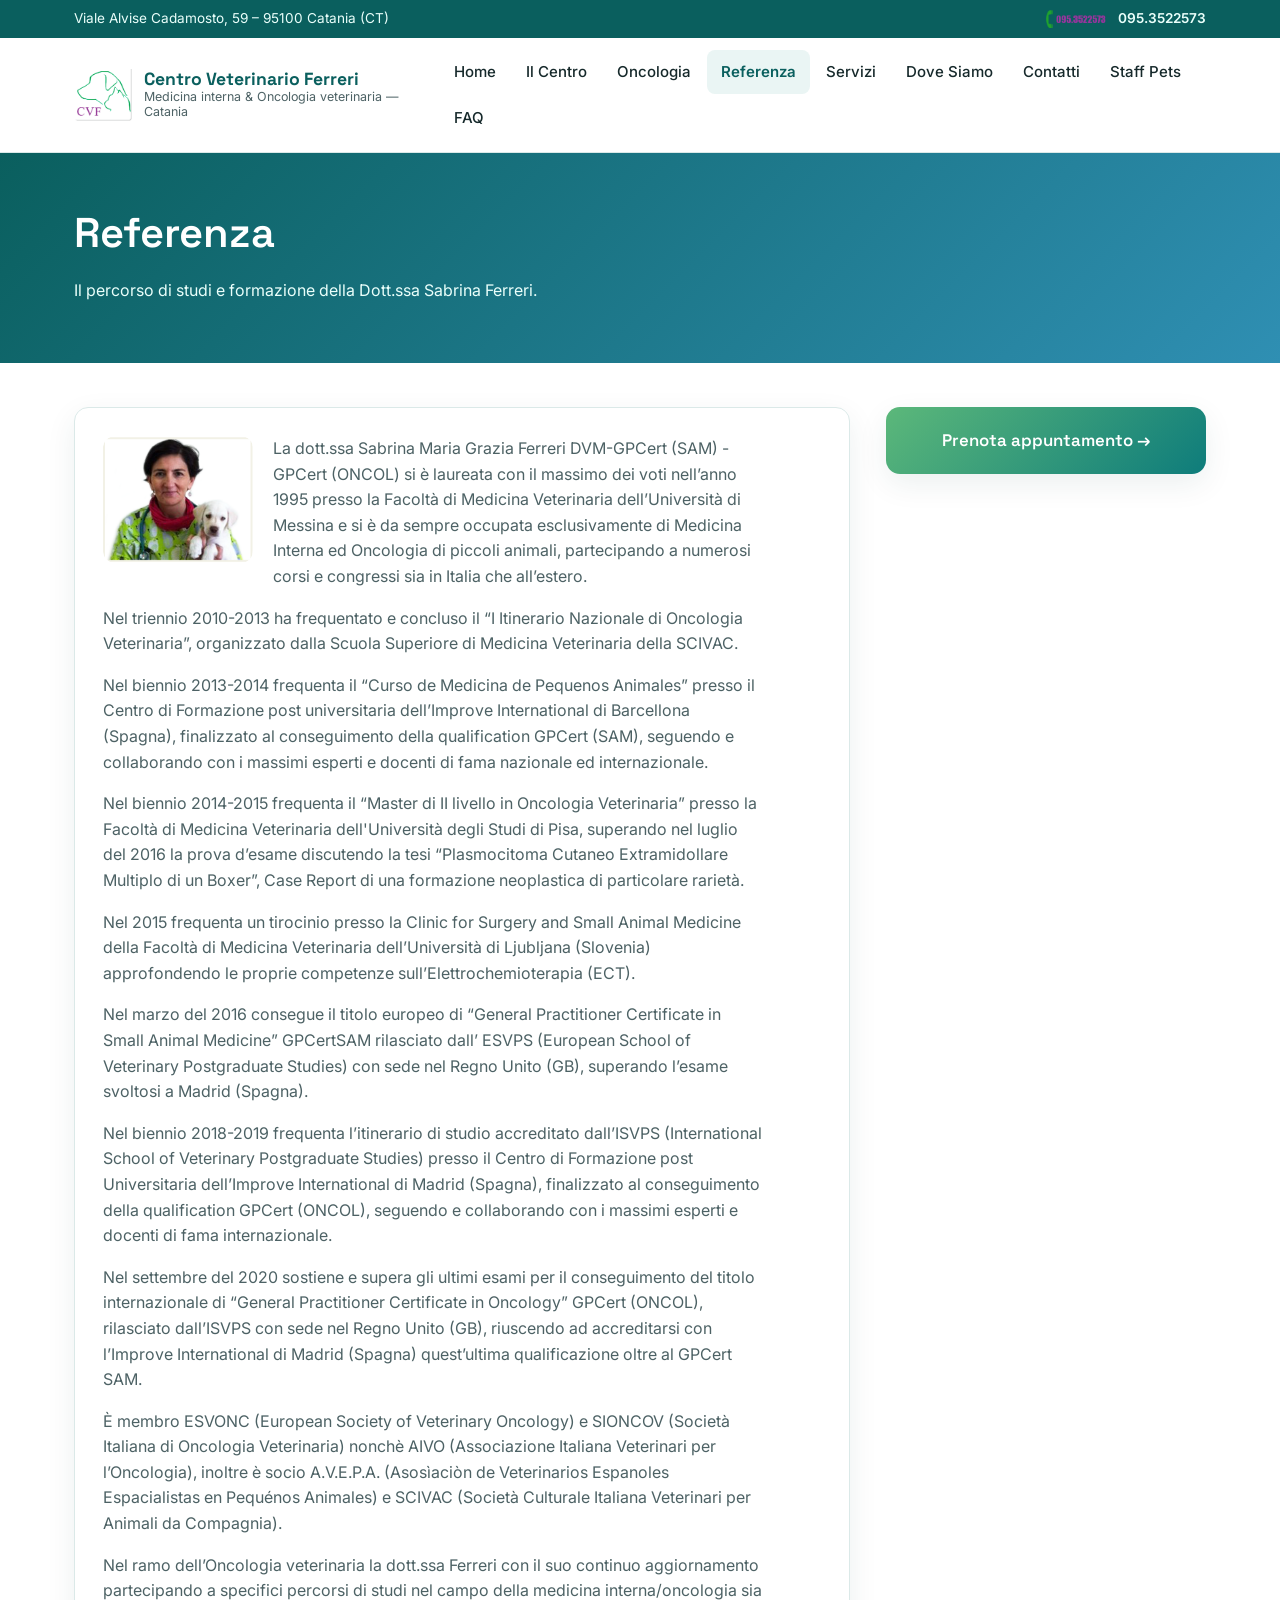
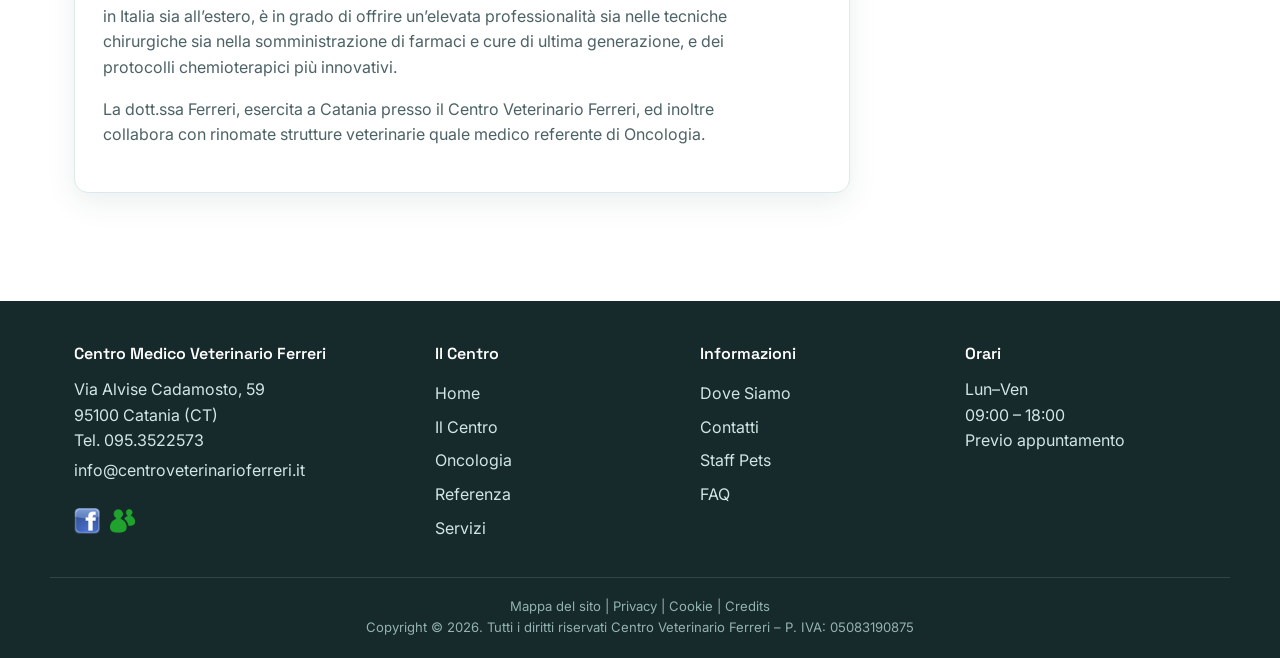
<file: referenza.html>
<!DOCTYPE html>
<html lang="it">
<head>
<meta charset="UTF-8">
<meta name="viewport" content="width=device-width, initial-scale=1.0">
<title>Referenza - Centro Veterinario Ferreri</title>
<meta name="description" content="Referenze professionali">
<link rel="icon" href="images/logo_cvf.png">
<link rel="stylesheet" href="css/style.css">
</head>
<body>
<a class="skip-link" href="#main">Vai al contenuto</a>
<div class="topbar">
  <div class="container">
    <span>Viale Alvise Cadamosto, 59 &ndash; 95100 Catania (CT)</span>
    <span class="topbar-phone"><img src="images/header_telefono.png" alt="">095.3522573</span>
  </div>
</div>
<header class="site-header">
  <div class="container">
    <a class="brand" href="index.html">
      <img src="images/logo_cvf.png" alt="Centro Veterinario Ferreri">
      <span class="brand-text">
        <strong>Centro Veterinario Ferreri</strong>
        <span>Medicina interna &amp; Oncologia veterinaria &mdash; Catania</span>
      </span>
    </a>
    <button class="nav-toggle" aria-label="Apri menu" aria-expanded="false">
      <span></span><span></span><span></span>
    </button>
    <nav class="main-nav" aria-label="Menu principale">
      <ul>
            <li><a href="index.html">Home</a></li>
            <li><a href="centro.html">Il Centro</a></li>
            <li><a href="oncologia.html">Oncologia</a></li>
            <li class="current"><a href="referenza.html">Referenza</a></li>
            <li><a href="servizi.html">Servizi</a></li>
            <li><a href="dove-siamo.html">Dove Siamo</a></li>
            <li><a href="contatti.html">Contatti</a></li>
            <li><a href="staff-pets.html">Staff Pets</a></li>
            <li><a href="faq.html">FAQ</a></li>
      </ul>
    </nav>
  </div>
</header>
<div class="page-hero">
  <div class="container">
    <h1>Referenza</h1>
    <p>Il percorso di studi e formazione della Dott.ssa Sabrina Ferreri.</p>
  </div>
</div>

<main id="main" class="page-body">
  <div class="container layout">
    <div class="content">
      <article class="card">
        <div class="card-media zoomable"><img src="images/foto_dottoressa.png" alt="Dott.ssa Sabrina Ferreri"></div>
        <p>La dott.ssa Sabrina Maria Grazia Ferreri DVM-GPCert (SAM) - GPCert (ONCOL) si &egrave; laureata con il massimo dei voti nell&rsquo;anno 1995 presso la Facolt&agrave; di Medicina Veterinaria dell&rsquo;Universit&agrave; di Messina e si &egrave; da sempre occupata esclusivamente di Medicina Interna ed Oncologia di piccoli animali, partecipando a numerosi corsi e congressi sia in Italia che all&rsquo;estero.</p>
        <p>Nel triennio 2010-2013 ha frequentato e concluso il &ldquo;I Itinerario Nazionale di Oncologia Veterinaria&rdquo;, organizzato dalla Scuola Superiore di Medicina Veterinaria della SCIVAC.</p>
        <p>Nel biennio 2013-2014 frequenta il &ldquo;Curso de Medicina de Pequenos Animales&rdquo; presso il Centro di Formazione post universitaria dell&rsquo;Improve International di Barcellona (Spagna), finalizzato al conseguimento della qualification GPCert (SAM), seguendo e collaborando con i massimi esperti e docenti di fama nazionale ed internazionale.</p>
        <p>Nel biennio 2014-2015 frequenta il &ldquo;Master di II livello in Oncologia Veterinaria&rdquo; presso la Facolt&agrave; di Medicina Veterinaria dell'Universit&agrave; degli Studi di Pisa, superando nel luglio del 2016 la prova d&rsquo;esame discutendo la tesi &ldquo;Plasmocitoma Cutaneo Extramidollare Multiplo di un Boxer&rdquo;, Case Report di una formazione neoplastica di particolare rariet&agrave;.</p>
        <p>Nel 2015 frequenta un tirocinio presso la Clinic for Surgery and Small Animal Medicine della Facolt&agrave; di Medicina Veterinaria dell&rsquo;Universit&agrave; di Ljubljana (Slovenia) approfondendo le proprie competenze sull&rsquo;Elettrochemioterapia (ECT).</p>
        <p>Nel marzo del 2016 consegue il titolo europeo di &ldquo;General Practitioner Certificate in Small Animal Medicine&rdquo; GPCertSAM rilasciato dall&rsquo; ESVPS (European School of Veterinary Postgraduate Studies) con sede nel Regno Unito (GB), superando l&rsquo;esame svoltosi a Madrid (Spagna).</p>
        <p>Nel biennio 2018-2019 frequenta l&rsquo;itinerario di studio accreditato dall&rsquo;ISVPS (International School of Veterinary Postgraduate Studies) presso il Centro di Formazione post Universitaria dell&rsquo;Improve International di Madrid (Spagna), finalizzato al conseguimento della qualification GPCert (ONCOL), seguendo e collaborando con i massimi esperti e docenti di fama internazionale.</p>
        <p>Nel settembre del 2020 sostiene e supera gli ultimi esami per il conseguimento del titolo internazionale di &ldquo;General Practitioner Certificate in Oncology&rdquo; GPCert (ONCOL), rilasciato dall&rsquo;ISVPS con sede nel Regno Unito (GB), riuscendo ad accreditarsi con l&rsquo;Improve International di Madrid (Spagna) quest&rsquo;ultima qualificazione oltre al GPCert SAM.</p>
        <p>&Egrave; membro ESVONC (European Society of Veterinary Oncology) e SIONCOV (Societ&agrave; Italiana di Oncologia Veterinaria) nonch&egrave; AIVO (Associazione Italiana Veterinari per l&rsquo;Oncologia), inoltre &egrave; socio A.V.E.P.A. (Asos&igrave;aci&ograve;n de Veterinarios Espanoles Espacialistas en Pequ&eacute;nos Animales) e SCIVAC (Societ&agrave; Culturale Italiana Veterinari per Animali da Compagnia).</p>
        <p>Nel ramo dell&rsquo;Oncologia veterinaria la dott.ssa Ferreri con il suo continuo aggiornamento partecipando a specifici percorsi di studi nel campo della medicina interna/oncologia sia in Italia sia all&rsquo;estero, &egrave; in grado di offrire un&rsquo;elevata professionalit&agrave; sia nelle tecniche chirurgiche sia nella somministrazione di farmaci e cure di ultima generazione, e dei protocolli chemioterapici pi&ugrave; innovativi.</p>
        <p>La dott.ssa Ferreri, esercita a Catania presso il Centro Veterinario Ferreri, ed inoltre collabora con rinomate strutture veterinarie quale medico referente di Oncologia.</p>
      </article>
    </div>
    <aside class="sidebar">
      <a class="cta-box" href="contatti.html">Prenota appuntamento &rarr;</a>
    </aside>
  </div>
</main>
<footer class="site-footer">
  <div class="container footer-grid">
    <div>
      <h4>Centro Medico Veterinario Ferreri</h4>
      <p style="color:#cfe6e4;">Via Alvise Cadamosto, 59<br>95100 Catania (CT)<br>Tel. 095.3522573<br>
      <a href="mailto:info@centroveterinarioferreri.it">info@centroveterinarioferreri.it</a></p>
      <div class="footer-social">
        <a href="https://www.facebook.com/pages/Centro-Veterinario-Ferreri/185920394948101" target="_blank" rel="noopener"><img src="images/button_facebook.png" alt="Facebook"></a>
        <a href="#" id="segnalaAmico"><img src="images/button_segnalaAmico.png" alt="Segnala ad un amico" style="height:24px;"></a>
      </div>
    </div>
    <div>
      <h4>Il Centro</h4>
      <a href="index.html">Home</a>
      <a href="centro.html">Il Centro</a>
      <a href="oncologia.html">Oncologia</a>
      <a href="referenza.html">Referenza</a>
      <a href="servizi.html">Servizi</a>
    </div>
    <div>
      <h4>Informazioni</h4>
      <a href="dove-siamo.html">Dove Siamo</a>
      <a href="contatti.html">Contatti</a>
      <a href="staff-pets.html">Staff Pets</a>
      <a href="faq.html">FAQ</a>
    </div>
    <div>
      <h4>Orari</h4>
      <p style="color:#cfe6e4;">Lun&ndash;Ven<br>09:00 &ndash; 18:00<br>Previo appuntamento</p>
    </div>
  </div>
  <div class="container footer-bottom">
    <a href="dove-siamo.html">Mappa del sito</a> | <a href="#">Privacy</a> | <a href="#">Cookie</a> | <a href="https://www.neoteksolutions.it" target="_blank" rel="noopener">Credits</a>
    <br>Copyright &copy; 2026. Tutti i diritti riservati Centro Veterinario Ferreri &ndash; P. IVA: 05083190875
  </div>
</footer>
<script src="js/script.js"></script>
</body>
</html>
</file>
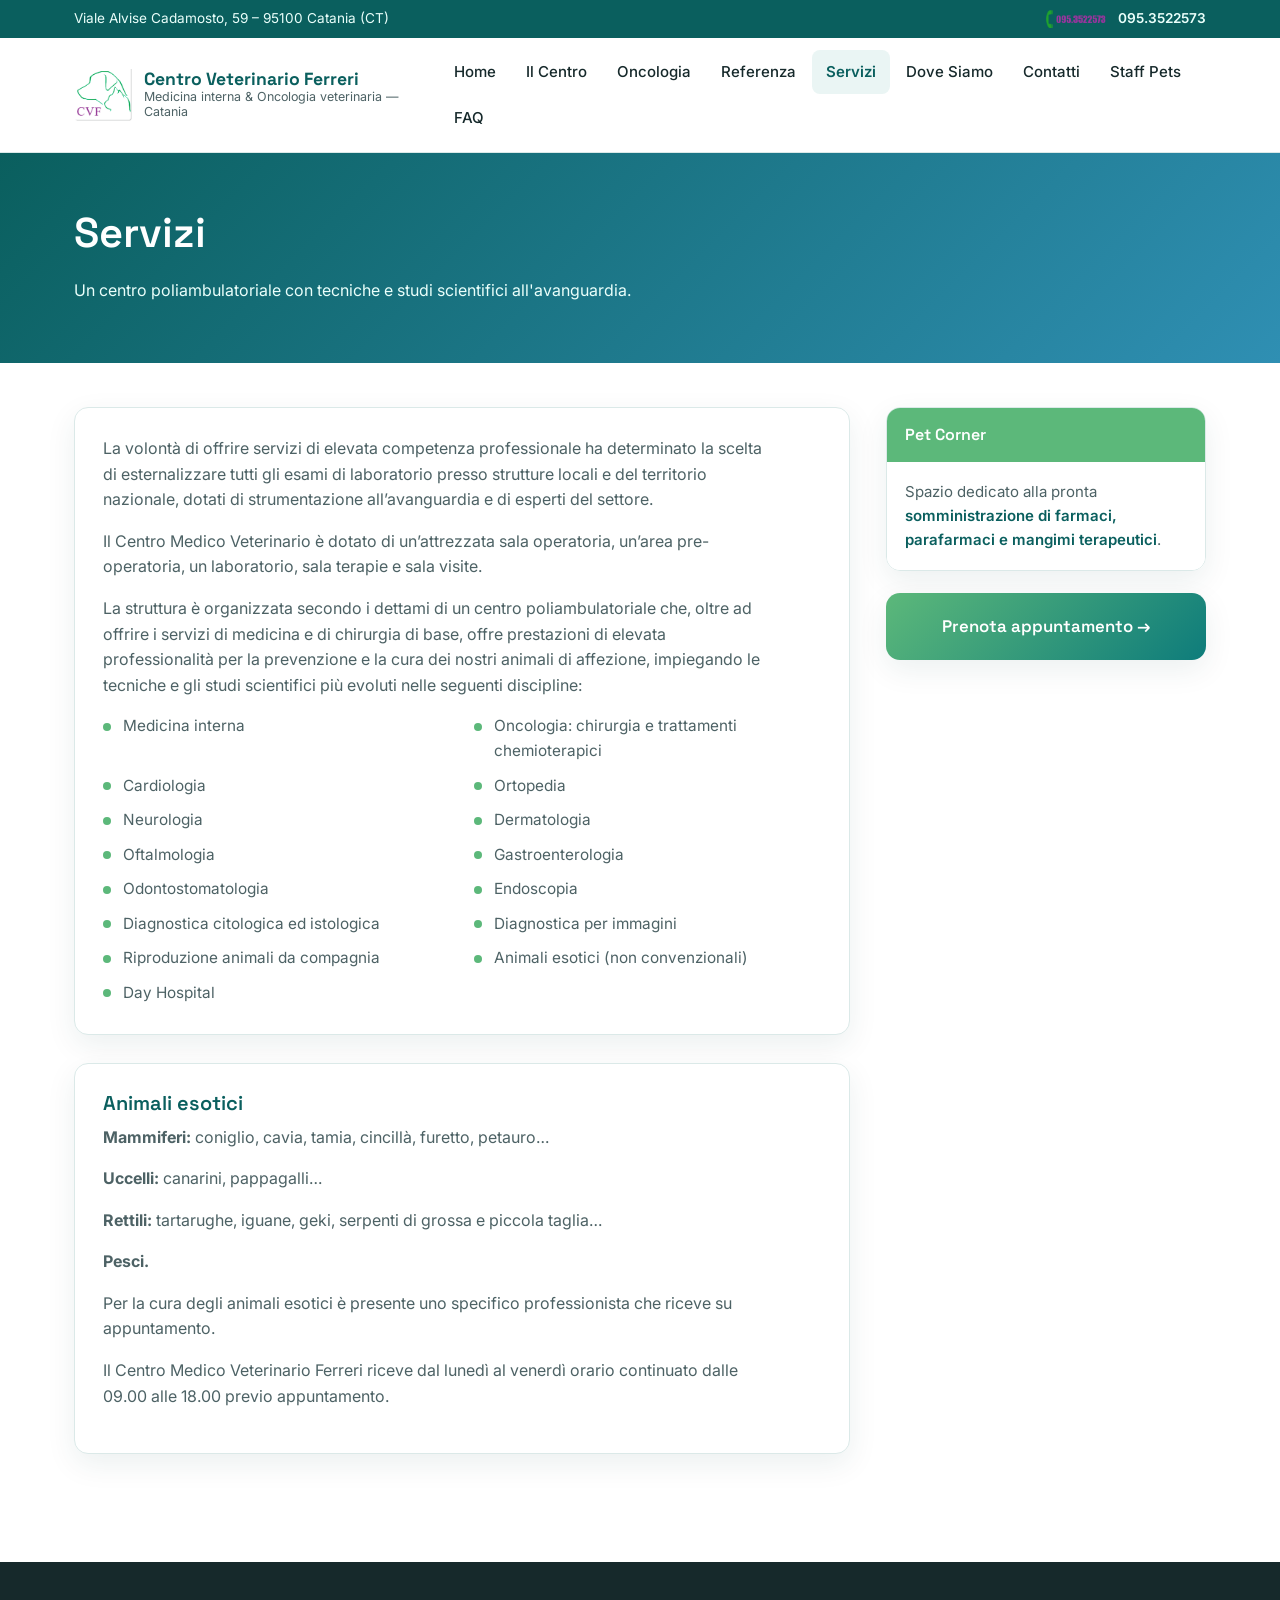
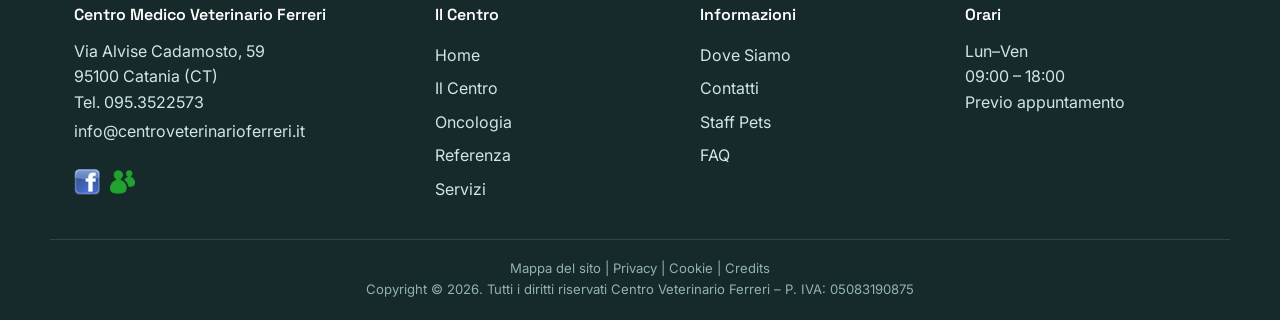
<file: servizi.html>
<!DOCTYPE html>
<html lang="it">
<head>
<meta charset="UTF-8">
<meta name="viewport" content="width=device-width, initial-scale=1.0">
<title>Servizi - Centro Veterinario Ferreri</title>
<meta name="description" content="Servizi veterinari a Catania">
<link rel="icon" href="images/logo_cvf.png">
<link rel="stylesheet" href="css/style.css">
</head>
<body>
<a class="skip-link" href="#main">Vai al contenuto</a>
<div class="topbar">
  <div class="container">
    <span>Viale Alvise Cadamosto, 59 &ndash; 95100 Catania (CT)</span>
    <span class="topbar-phone"><img src="images/header_telefono.png" alt="">095.3522573</span>
  </div>
</div>
<header class="site-header">
  <div class="container">
    <a class="brand" href="index.html">
      <img src="images/logo_cvf.png" alt="Centro Veterinario Ferreri">
      <span class="brand-text">
        <strong>Centro Veterinario Ferreri</strong>
        <span>Medicina interna &amp; Oncologia veterinaria &mdash; Catania</span>
      </span>
    </a>
    <button class="nav-toggle" aria-label="Apri menu" aria-expanded="false">
      <span></span><span></span><span></span>
    </button>
    <nav class="main-nav" aria-label="Menu principale">
      <ul>
            <li><a href="index.html">Home</a></li>
            <li><a href="centro.html">Il Centro</a></li>
            <li><a href="oncologia.html">Oncologia</a></li>
            <li><a href="referenza.html">Referenza</a></li>
            <li class="current"><a href="servizi.html">Servizi</a></li>
            <li><a href="dove-siamo.html">Dove Siamo</a></li>
            <li><a href="contatti.html">Contatti</a></li>
            <li><a href="staff-pets.html">Staff Pets</a></li>
            <li><a href="faq.html">FAQ</a></li>
      </ul>
    </nav>
  </div>
</header>
<div class="page-hero">
  <div class="container">
    <h1>Servizi</h1>
    <p>Un centro poliambulatoriale con tecniche e studi scientifici all'avanguardia.</p>
  </div>
</div>

<main id="main" class="page-body">
  <div class="container layout">
    <div class="content">
      <article class="card">
        <p>La volont&agrave; di offrire servizi di elevata competenza professionale ha determinato la scelta di esternalizzare tutti gli esami di laboratorio presso strutture locali e del territorio nazionale, dotati di strumentazione all&rsquo;avanguardia e di esperti del settore.</p>
        <p>Il Centro Medico Veterinario &egrave; dotato di un&rsquo;attrezzata sala operatoria, un&rsquo;area pre-operatoria, un laboratorio, sala terapie e sala visite.</p>
        <p>La struttura &egrave; organizzata secondo i dettami di un centro poliambulatoriale che, oltre ad offrire i servizi di medicina e di chirurgia di base, offre prestazioni di elevata professionalit&agrave; per la prevenzione e la cura dei nostri animali di affezione, impiegando le tecniche e gli studi scientifici pi&ugrave; evoluti nelle seguenti discipline:</p>
        <ul class="services-grid">
          <li>Medicina interna</li>
          <li>Oncologia: chirurgia e trattamenti chemioterapici</li>
          <li>Cardiologia</li>
          <li>Ortopedia</li>
          <li>Neurologia</li>
          <li>Dermatologia</li>
          <li>Oftalmologia</li>
          <li>Gastroenterologia</li>
          <li>Odontostomatologia</li>
          <li>Endoscopia</li>
          <li>Diagnostica citologica ed istologica</li>
          <li>Diagnostica per immagini</li>
          <li>Riproduzione animali da compagnia</li>
          <li>Animali esotici (non convenzionali)</li>
          <li>Day Hospital</li>
        </ul>
      </article>
      <article class="card">
        <h3>Animali esotici</h3>
        <p><strong>Mammiferi:</strong> coniglio, cavia, tamia, cincill&agrave;, furetto, petauro&hellip;</p>
        <p><strong>Uccelli:</strong> canarini, pappagalli&hellip;</p>
        <p><strong>Rettili:</strong> tartarughe, iguane, geki, serpenti di grossa e piccola taglia&hellip;</p>
        <p><strong>Pesci.</strong></p>
        <p>Per la cura degli animali esotici &egrave; presente uno specifico professionista che riceve su appuntamento.</p>
        <p>Il Centro Medico Veterinario Ferreri riceve dal luned&igrave; al venerd&igrave; orario continuato dalle 09.00 alle 18.00 previo appuntamento.</p>
      </article>
    </div>
    <aside class="sidebar">
      <div class="info-box leaf">
        <div class="info-box-head">Pet Corner</div>
        <div class="info-box-body">
          Spazio dedicato alla pronta <span class="accent">somministrazione di farmaci, parafarmaci e mangimi terapeutici</span>.
        </div>
      </div>
      <a class="cta-box" href="contatti.html">Prenota appuntamento &rarr;</a>
    </aside>
  </div>
</main>
<footer class="site-footer">
  <div class="container footer-grid">
    <div>
      <h4>Centro Medico Veterinario Ferreri</h4>
      <p style="color:#cfe6e4;">Via Alvise Cadamosto, 59<br>95100 Catania (CT)<br>Tel. 095.3522573<br>
      <a href="mailto:info@centroveterinarioferreri.it">info@centroveterinarioferreri.it</a></p>
      <div class="footer-social">
        <a href="https://www.facebook.com/pages/Centro-Veterinario-Ferreri/185920394948101" target="_blank" rel="noopener"><img src="images/button_facebook.png" alt="Facebook"></a>
        <a href="#" id="segnalaAmico"><img src="images/button_segnalaAmico.png" alt="Segnala ad un amico" style="height:24px;"></a>
      </div>
    </div>
    <div>
      <h4>Il Centro</h4>
      <a href="index.html">Home</a>
      <a href="centro.html">Il Centro</a>
      <a href="oncologia.html">Oncologia</a>
      <a href="referenza.html">Referenza</a>
      <a href="servizi.html">Servizi</a>
    </div>
    <div>
      <h4>Informazioni</h4>
      <a href="dove-siamo.html">Dove Siamo</a>
      <a href="contatti.html">Contatti</a>
      <a href="staff-pets.html">Staff Pets</a>
      <a href="faq.html">FAQ</a>
    </div>
    <div>
      <h4>Orari</h4>
      <p style="color:#cfe6e4;">Lun&ndash;Ven<br>09:00 &ndash; 18:00<br>Previo appuntamento</p>
    </div>
  </div>
  <div class="container footer-bottom">
    <a href="dove-siamo.html">Mappa del sito</a> | <a href="#">Privacy</a> | <a href="#">Cookie</a> | <a href="https://www.neoteksolutions.it" target="_blank" rel="noopener">Credits</a>
    <br>Copyright &copy; 2026. Tutti i diritti riservati Centro Veterinario Ferreri &ndash; P. IVA: 05083190875
  </div>
</footer>
<script src="js/script.js"></script>
</body>
</html>
</file>
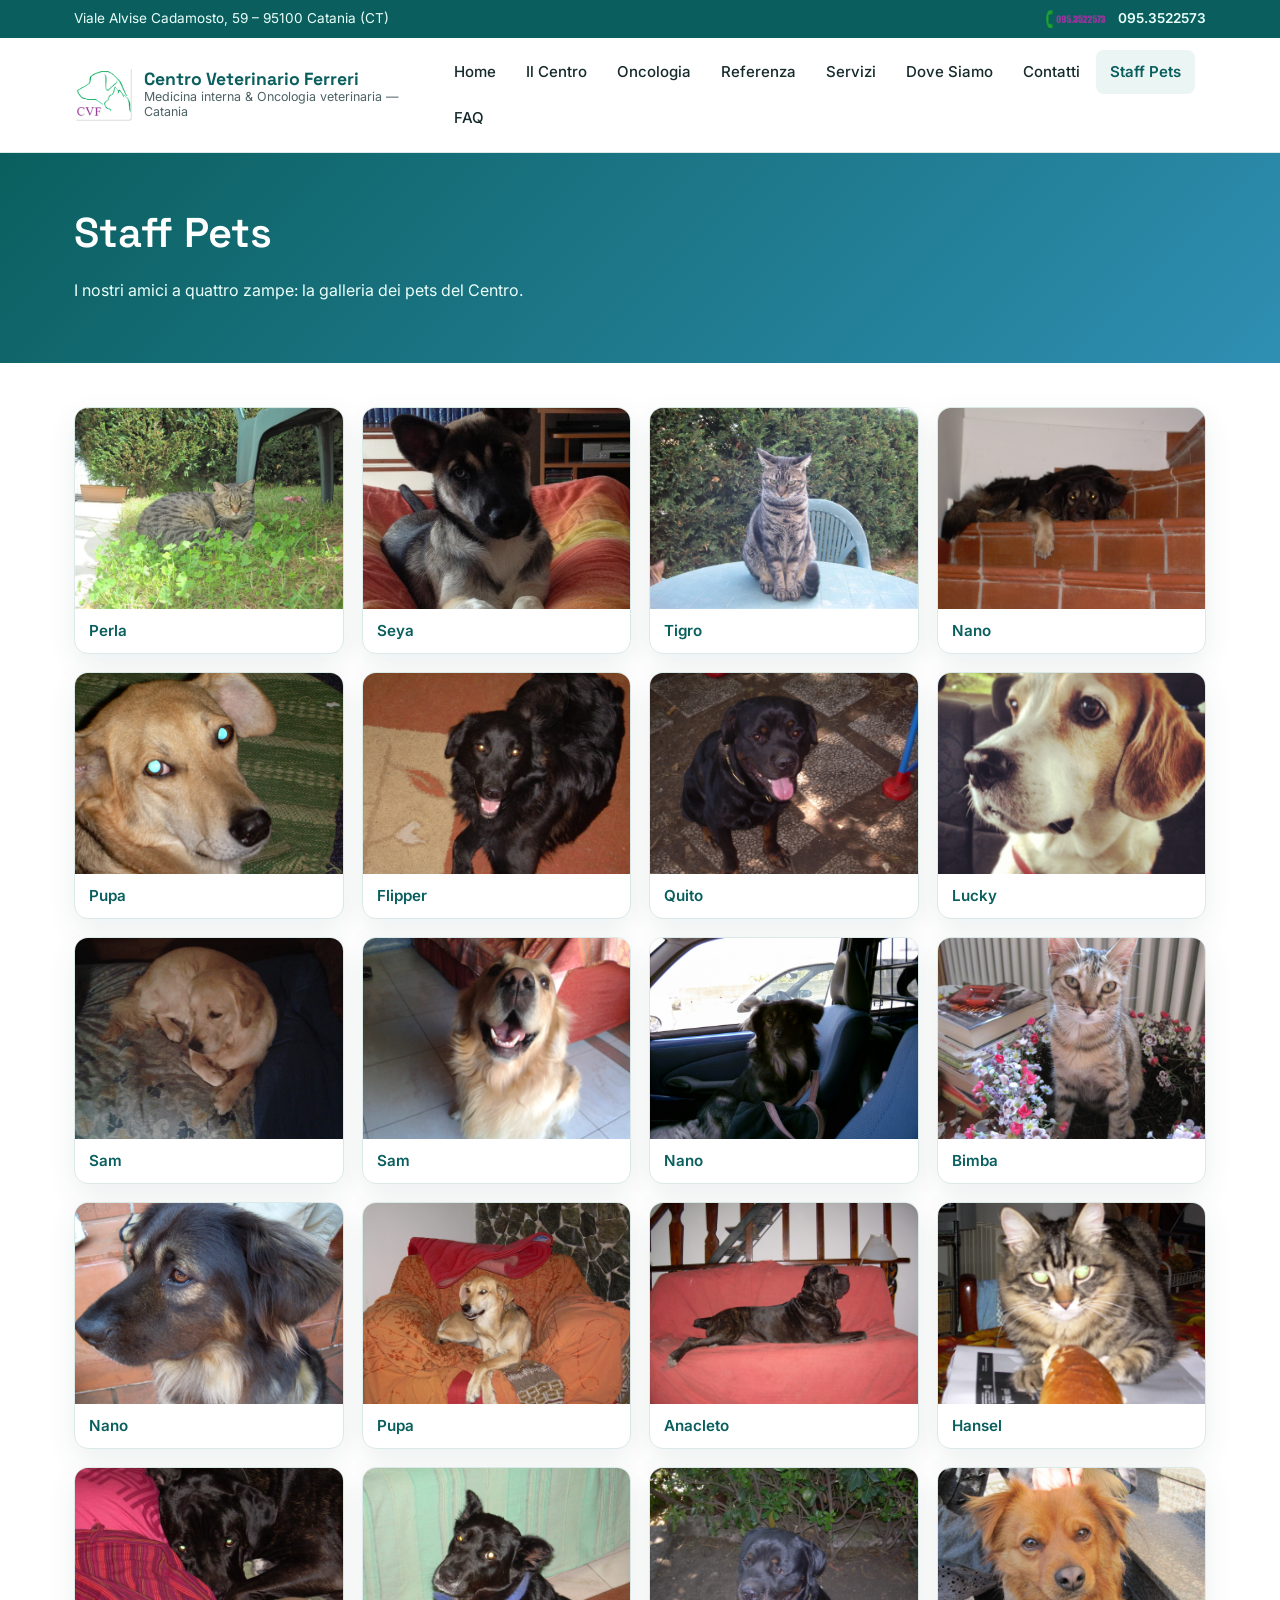
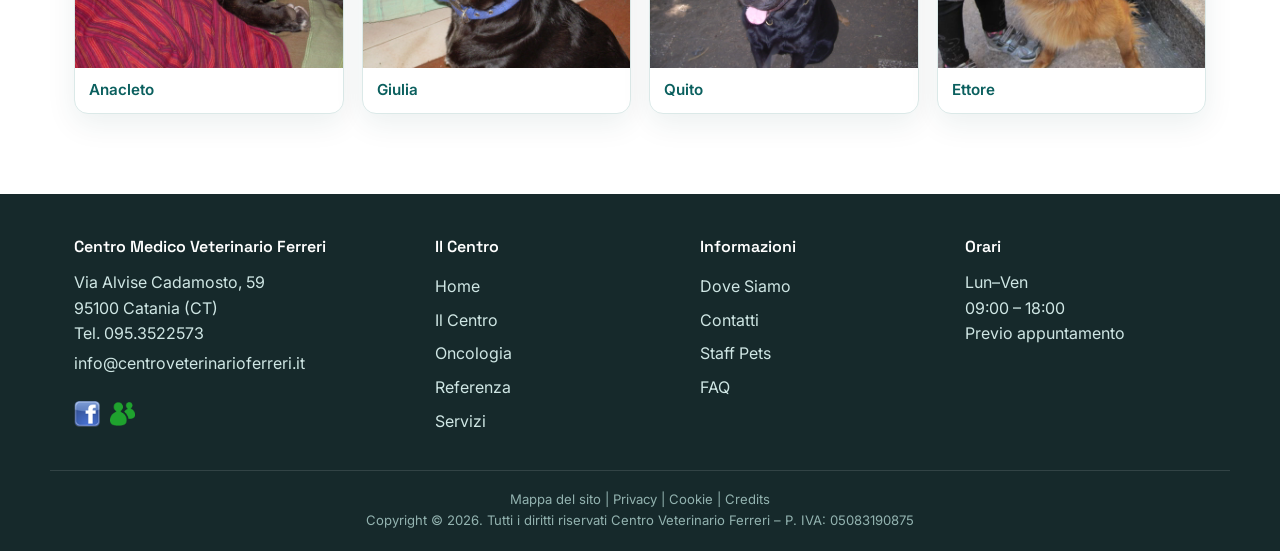
<file: staff-pets.html>
<!DOCTYPE html>
<html lang="it">
<head>
<meta charset="UTF-8">
<meta name="viewport" content="width=device-width, initial-scale=1.0">
<title>Staff Pets - Centro Veterinario Ferreri</title>
<meta name="description" content="Galleria pets del Centro Veterinario Ferreri">
<link rel="icon" href="images/logo_cvf.png">
<link rel="stylesheet" href="css/style.css">
</head>
<body>
<a class="skip-link" href="#main">Vai al contenuto</a>
<div class="topbar">
  <div class="container">
    <span>Viale Alvise Cadamosto, 59 &ndash; 95100 Catania (CT)</span>
    <span class="topbar-phone"><img src="images/header_telefono.png" alt="">095.3522573</span>
  </div>
</div>
<header class="site-header">
  <div class="container">
    <a class="brand" href="index.html">
      <img src="images/logo_cvf.png" alt="Centro Veterinario Ferreri">
      <span class="brand-text">
        <strong>Centro Veterinario Ferreri</strong>
        <span>Medicina interna &amp; Oncologia veterinaria &mdash; Catania</span>
      </span>
    </a>
    <button class="nav-toggle" aria-label="Apri menu" aria-expanded="false">
      <span></span><span></span><span></span>
    </button>
    <nav class="main-nav" aria-label="Menu principale">
      <ul>
            <li><a href="index.html">Home</a></li>
            <li><a href="centro.html">Il Centro</a></li>
            <li><a href="oncologia.html">Oncologia</a></li>
            <li><a href="referenza.html">Referenza</a></li>
            <li><a href="servizi.html">Servizi</a></li>
            <li><a href="dove-siamo.html">Dove Siamo</a></li>
            <li><a href="contatti.html">Contatti</a></li>
            <li class="current"><a href="staff-pets.html">Staff Pets</a></li>
            <li><a href="faq.html">FAQ</a></li>
      </ul>
    </nav>
  </div>
</header>
<div class="page-hero">
  <div class="container">
    <h1>Staff Pets</h1>
    <p>I nostri amici a quattro zampe: la galleria dei pets del Centro.</p>
  </div>
</div>

<main id="main" class="page-body">
  <div class="container">
    <div class="gallery-grid">
      <div class="gallery-item"><img src="images/001.jpg" alt="Perla" loading="lazy"><div class="gallery-caption">Perla</div></div>
      <div class="gallery-item"><img src="images/002.jpg" alt="Seya" loading="lazy"><div class="gallery-caption">Seya</div></div>
      <div class="gallery-item"><img src="images/003.jpg" alt="Tigro" loading="lazy"><div class="gallery-caption">Tigro</div></div>
      <div class="gallery-item"><img src="images/004.jpg" alt="Nano" loading="lazy"><div class="gallery-caption">Nano</div></div>
      <div class="gallery-item"><img src="images/005.jpg" alt="Pupa" loading="lazy"><div class="gallery-caption">Pupa</div></div>
      <div class="gallery-item"><img src="images/006.jpg" alt="Flipper" loading="lazy"><div class="gallery-caption">Flipper</div></div>
      <div class="gallery-item"><img src="images/007.jpg" alt="Quito" loading="lazy"><div class="gallery-caption">Quito</div></div>
      <div class="gallery-item"><img src="images/008.jpg" alt="Lucky" loading="lazy"><div class="gallery-caption">Lucky</div></div>
      <div class="gallery-item"><img src="images/009.jpg" alt="Sam" loading="lazy"><div class="gallery-caption">Sam</div></div>
      <div class="gallery-item"><img src="images/010.jpg" alt="Sam" loading="lazy"><div class="gallery-caption">Sam</div></div>
      <div class="gallery-item"><img src="images/011.jpg" alt="Nano" loading="lazy"><div class="gallery-caption">Nano</div></div>
      <div class="gallery-item"><img src="images/012.jpg" alt="Bimba" loading="lazy"><div class="gallery-caption">Bimba</div></div>
      <div class="gallery-item"><img src="images/013.jpg" alt="Nano" loading="lazy"><div class="gallery-caption">Nano</div></div>
      <div class="gallery-item"><img src="images/014.jpg" alt="Pupa" loading="lazy"><div class="gallery-caption">Pupa</div></div>
      <div class="gallery-item"><img src="images/015.jpg" alt="Anacleto" loading="lazy"><div class="gallery-caption">Anacleto</div></div>
      <div class="gallery-item"><img src="images/016.jpg" alt="Hansel" loading="lazy"><div class="gallery-caption">Hansel</div></div>
      <div class="gallery-item"><img src="images/017.jpg" alt="Anacleto" loading="lazy"><div class="gallery-caption">Anacleto</div></div>
      <div class="gallery-item"><img src="images/018.jpg" alt="Giulia" loading="lazy"><div class="gallery-caption">Giulia</div></div>
      <div class="gallery-item"><img src="images/019.jpg" alt="Quito" loading="lazy"><div class="gallery-caption">Quito</div></div>
      <div class="gallery-item"><img src="images/020.jpg" alt="Ettore" loading="lazy"><div class="gallery-caption">Ettore</div></div>
    </div>
  </div>
</main>
<footer class="site-footer">
  <div class="container footer-grid">
    <div>
      <h4>Centro Medico Veterinario Ferreri</h4>
      <p style="color:#cfe6e4;">Via Alvise Cadamosto, 59<br>95100 Catania (CT)<br>Tel. 095.3522573<br>
      <a href="mailto:info@centroveterinarioferreri.it">info@centroveterinarioferreri.it</a></p>
      <div class="footer-social">
        <a href="https://www.facebook.com/pages/Centro-Veterinario-Ferreri/185920394948101" target="_blank" rel="noopener"><img src="images/button_facebook.png" alt="Facebook"></a>
        <a href="#" id="segnalaAmico"><img src="images/button_segnalaAmico.png" alt="Segnala ad un amico" style="height:24px;"></a>
      </div>
    </div>
    <div>
      <h4>Il Centro</h4>
      <a href="index.html">Home</a>
      <a href="centro.html">Il Centro</a>
      <a href="oncologia.html">Oncologia</a>
      <a href="referenza.html">Referenza</a>
      <a href="servizi.html">Servizi</a>
    </div>
    <div>
      <h4>Informazioni</h4>
      <a href="dove-siamo.html">Dove Siamo</a>
      <a href="contatti.html">Contatti</a>
      <a href="staff-pets.html">Staff Pets</a>
      <a href="faq.html">FAQ</a>
    </div>
    <div>
      <h4>Orari</h4>
      <p style="color:#cfe6e4;">Lun&ndash;Ven<br>09:00 &ndash; 18:00<br>Previo appuntamento</p>
    </div>
  </div>
  <div class="container footer-bottom">
    <a href="dove-siamo.html">Mappa del sito</a> | <a href="#">Privacy</a> | <a href="#">Cookie</a> | <a href="https://www.neoteksolutions.it" target="_blank" rel="noopener">Credits</a>
    <br>Copyright &copy; 2026. Tutti i diritti riservati Centro Veterinario Ferreri &ndash; P. IVA: 05083190875
  </div>
</footer>
<script src="js/script.js"></script>
</body>
</html>
</file>
<file: css/style.css>
/* =========================================================
   Centro Veterinario Ferreri — redesign
   Palette: clinico, bianco / verde / azzurro
   Type: Space Grotesk (headline) + Inter (body)
   ========================================================= */

@import url('https://fonts.googleapis.com/css2?family=Space+Grotesk:wght@500;600;700&family=Inter:wght@400;500;600;700&display=swap');

:root{
  --ink:        #16292b;
  --ink-soft:   #4d6265;
  --teal:       #0e7c7b;
  --teal-dark:  #0a5f5e;
  --sky:        #2f8fb3;
  --leaf:       #5cb87a;
  --bg:         #ffffff;
  --bg-soft:    #f3f9f8;
  --bg-panel:   #eaf5f4;
  --line:       #dbe9e8;
  --radius:     14px;
  --shadow:     0 10px 30px rgba(14,60,60,.08);
  --maxw:       1180px;
}

*,*::before,*::after{ box-sizing:border-box; }
html{ scroll-behavior:smooth; }
body{
  margin:0;
  font-family:'Inter',system-ui,sans-serif;
  color:var(--ink);
  background:var(--bg);
  line-height:1.6;
  -webkit-font-smoothing:antialiased;
}
h1,h2,h3,h4{
  font-family:'Space Grotesk',system-ui,sans-serif;
  color:var(--ink);
  line-height:1.15;
  margin:0 0 .5em;
  font-weight:600;
}
p{ margin:0 0 1em; color:var(--ink-soft); max-width:66ch; }
a{ color:var(--teal-dark); text-decoration:none; }
a:hover{ text-decoration:underline; }
img{ max-width:100%; display:block; }
ul{ margin:0; padding:0; list-style:none; }
:focus-visible{ outline:3px solid var(--sky); outline-offset:2px; }

.container{
  width:100%;
  max-width:var(--maxw);
  margin:0 auto;
  padding:0 24px;
}

/* ---------- Skip link ---------- */
.skip-link{
  position:absolute; left:-999px; top:0; background:var(--teal-dark); color:#fff;
  padding:10px 16px; z-index:1000; border-radius:0 0 8px 0;
}
.skip-link:focus{ left:0; }

/* ---------- Top bar ---------- */
.topbar{
  background:var(--teal-dark);
  color:#eafffb;
  font-size:.85rem;
}
.topbar .container{
  display:flex; justify-content:space-between; align-items:center;
  padding-top:8px; padding-bottom:8px; gap:12px; flex-wrap:wrap;
}
.topbar a{ color:#eafffb; }
.topbar .topbar-phone{ display:flex; align-items:center; gap:8px; font-weight:600; }
.topbar .topbar-phone img{ height:18px; }

/* ---------- Header / nav ---------- */
.site-header{
  position:sticky; top:0; z-index:100;
  background:rgba(255,255,255,.92);
  backdrop-filter:saturate(160%) blur(8px);
  border-bottom:1px solid var(--line);
}
.site-header .container{
  display:flex; align-items:center; justify-content:space-between;
  padding-top:12px; padding-bottom:12px; gap:16px;
}
.brand{ display:flex; align-items:center; gap:12px; }
.brand img{ height:52px; width:auto; }
.brand-text{ display:flex; flex-direction:column; line-height:1.2; }
.brand-text strong{ font-family:'Space Grotesk',sans-serif; font-size:1.1rem; color:var(--teal-dark); }
.brand-text span{ font-size:.78rem; color:var(--ink-soft); }

.nav-toggle{
  display:none;
  background:none; border:2px solid var(--teal); border-radius:10px;
  width:44px; height:40px; cursor:pointer; padding:6px;
}
.nav-toggle span{ display:block; height:2px; background:var(--teal-dark); margin:5px 0; border-radius:2px; }

.main-nav ul{ display:flex; gap:2px; flex-wrap:wrap; }
.main-nav a{
  display:inline-block; padding:10px 14px; color:var(--ink);
  font-weight:500; font-size:.94rem; border-radius:8px;
}
.main-nav a:hover{ background:var(--bg-panel); text-decoration:none; color:var(--teal-dark); }
.main-nav .current a{ color:var(--teal-dark); background:var(--bg-panel); font-weight:600; }

/* ---------- Hero / carousel ---------- */
.hero{
  position:relative; overflow:hidden;
  background:linear-gradient(180deg,var(--bg-soft) 0%, #fff 100%);
}
.hero-slides{ position:relative; width:100%; aspect-ratio:967/444; max-height:520px; overflow:hidden; }
.hero-slide{
  position:absolute; inset:0; opacity:0; transition:opacity .8s ease;
}
.hero-slide.active{ opacity:1; }
.hero-slide img{ width:100%; height:100%; object-fit:cover; }
.hero-dots{
  position:absolute; left:0; right:0; bottom:16px;
  display:flex; justify-content:center; gap:8px;
}
.hero-dots button{
  width:10px; height:10px; border-radius:50%; border:none;
  background:rgba(255,255,255,.6); cursor:pointer; padding:0;
}
.hero-dots button.active{ background:#fff; box-shadow:0 0 0 2px var(--teal-dark); }

.page-hero{
  background:linear-gradient(135deg,var(--teal-dark),var(--sky));
  color:#fff; padding:56px 0 44px;
}
.page-hero h1{ color:#fff; font-size:clamp(1.8rem,4vw,2.6rem); }
.page-hero p{ color:#eafffb; max-width:70ch; }

/* ---------- Layout: main two-column ---------- */
.page-body{ padding:44px 0 60px; }
.layout{
  display:grid; grid-template-columns:1fr 320px; gap:36px; align-items:start;
}
@media (max-width:900px){
  .layout{ grid-template-columns:1fr; }
}

.card{
  background:var(--bg);
  border:1px solid var(--line);
  border-radius:var(--radius);
  box-shadow:var(--shadow);
  padding:28px;
  margin-bottom:28px;
}
.card h3{ color:var(--teal-dark); font-size:1.25rem; }
.card-media{
  float:left; width:150px; margin:0 20px 12px 0; border-radius:12px; overflow:hidden;
}
.card-media img{ border-radius:12px; }
.card-link{
  display:inline-block; margin-top:10px; font-weight:600; color:var(--teal-dark);
  border-top:1px solid var(--line); padding-top:10px; width:100%;
}
.card-link::after{ content:' →'; }

/* Services grid inside card */
.services-grid{
  display:grid; grid-template-columns:1fr 1fr; gap:10px 24px; margin-top:8px;
}
@media (max-width:520px){ .services-grid{ grid-template-columns:1fr; } }
.services-grid li{
  position:relative; padding-left:20px; color:var(--ink-soft); font-size:.96rem;
}
.services-grid li::before{
  content:''; position:absolute; left:0; top:.55em; width:8px; height:8px;
  border-radius:50%; background:var(--leaf);
}

/* ---------- Sidebar ---------- */
.sidebar > *{ margin-bottom:22px; }
.info-box{
  border-radius:var(--radius);
  overflow:hidden;
  box-shadow:var(--shadow);
  border:1px solid var(--line);
}
.info-box-head{
  padding:14px 18px; color:#fff; font-family:'Space Grotesk',sans-serif; font-weight:600;
  display:flex; align-items:center; justify-content:space-between;
}
.info-box.teal .info-box-head{ background:var(--teal); }
.info-box.sky .info-box-head{ background:var(--sky); }
.info-box.leaf .info-box-head{ background:var(--leaf); }
.info-box-body{ padding:18px; background:var(--bg); font-size:.94rem; color:var(--ink-soft); }
.info-box-body strong{ color:var(--ink); }
.info-box-body .accent{ color:var(--teal-dark); font-weight:600; }
.info-box-body img{ margin-top:10px; }
.info-box-body .map{ border-radius:10px; overflow:hidden; margin-bottom:10px; }

.cta-box{
  display:block; text-align:center; padding:20px;
  background:linear-gradient(135deg,var(--leaf),var(--teal));
  color:#fff; border-radius:var(--radius); font-family:'Space Grotesk',sans-serif;
  font-weight:600; font-size:1.05rem; box-shadow:var(--shadow);
}
.cta-box:hover{ text-decoration:none; filter:brightness(1.05); }

/* ---------- Footer ---------- */
.site-footer{
  background:var(--ink); color:#cfe6e4; padding:44px 0 20px; margin-top:20px;
}
.footer-grid{
  display:grid; grid-template-columns:1.4fr 1fr 1fr 1fr; gap:24px;
}
@media (max-width:800px){ .footer-grid{ grid-template-columns:1fr 1fr; } }
@media (max-width:520px){ .footer-grid{ grid-template-columns:1fr; } }
.site-footer h4{ color:#fff; font-size:1rem; margin-bottom:14px; }
.site-footer a{ color:#cfe6e4; display:block; padding:4px 0; }
.site-footer a:hover{ color:#fff; }
.footer-social{ display:flex; align-items:center; gap:10px; margin-top:6px; }
.footer-social img{ height:26px; }
.footer-bottom{
  text-align:center; margin-top:32px; padding-top:18px;
  border-top:1px solid rgba(255,255,255,.12); font-size:.82rem; color:#93b3b0;
}
.footer-bottom a{ display:inline; color:#93b3b0; }

/* ---------- Responsive nav (mobile) ---------- */
@media (max-width:880px){
  .nav-toggle{ display:block; }
  .main-nav{
    position:absolute; left:0; right:0; top:100%;
    background:#fff; border-bottom:1px solid var(--line);
    box-shadow:var(--shadow);
    max-height:0; overflow:hidden; transition:max-height .3s ease;
  }
  .main-nav.open{ max-height:520px; }
  .main-nav ul{ flex-direction:column; padding:8px 16px 16px; }
  .main-nav a{ display:block; padding:12px 8px; border-bottom:1px solid var(--line); border-radius:0; }
  .site-header{ position:sticky; }
  .card-media{ float:none; width:120px; margin:0 0 14px; }
}

/* ---------- Animations ---------- */
@keyframes fadeUp{
  from{ opacity:0; transform:translateY(24px); }
  to{ opacity:1; transform:translateY(0); }
}
@keyframes popIn{
  from{ opacity:0; transform:scale(.92); }
  to{ opacity:1; transform:scale(1); }
}
@keyframes floaty{
  0%,100%{ transform:translateY(0); }
  50%{ transform:translateY(-6px); }
}

.reveal{
  opacity:0; transform:translateY(24px);
  transition:opacity .6s ease, transform .6s ease;
}
.reveal.in-view{ opacity:1; transform:translateY(0); }

@media (prefers-reduced-motion: reduce){
  .reveal{ opacity:1; transform:none; transition:none; }
  *{ animation-duration:0.01ms !important; animation-iteration-count:1 !important; transition-duration:0.01ms !important; }
}

.page-hero{ animation:fadeUp .7s ease both; }

/* Card lift on hover */
.card, .info-box, .team-card, .gallery-item{
  transition:transform .35s ease, box-shadow .35s ease;
}
.card:hover, .info-box:hover, .team-card:hover{
  transform:translateY(-4px);
  box-shadow:0 16px 36px rgba(14,60,60,.14);
}

.cta-box{ transition:transform .25s ease, filter .25s ease, box-shadow .25s ease; }
.cta-box:hover{ transform:translateY(-3px) scale(1.02); box-shadow:0 14px 28px rgba(14,124,123,.28); }

.main-nav a{ transition:background .2s ease, color .2s ease, transform .2s ease; }
.main-nav a:hover{ transform:translateY(-1px); }

.brand img{ transition:transform .4s ease; }
.brand:hover img{ transform:rotate(-6deg) scale(1.06); }

.btn-submit{ transition:background .25s ease, transform .2s ease; }
.btn-submit:hover{ transform:translateY(-2px); }

/* Gallery items clickable */
.gallery-item{ cursor:zoom-in; position:relative; overflow:hidden; }
.gallery-item img{ transition:transform .5s ease; }
.gallery-item:hover img{ transform:scale(1.08); }
.gallery-item::after{
  content:'\1F50D';
  position:absolute; top:10px; right:10px;
  background:rgba(255,255,255,.85); color:var(--teal-dark);
  width:30px; height:30px; border-radius:50%;
  display:flex; align-items:center; justify-content:center;
  font-size:.9rem; opacity:0; transform:scale(.7);
  transition:opacity .3s ease, transform .3s ease;
}
.gallery-item:hover::after{ opacity:1; transform:scale(1); }

/* Clickable in-content images (card media, centro photo, etc.) */
.zoomable{ cursor:zoom-in; }
.zoomable img{ transition:transform .4s ease; }
.card-media.zoomable:hover img{ transform:scale(1.05); }

/* ---------- Lightbox ---------- */
.lightbox-overlay{
  position:fixed; inset:0; background:rgba(15,30,32,.88);
  display:flex; align-items:center; justify-content:center;
  z-index:1000; padding:32px;
  opacity:0; pointer-events:none;
  transition:opacity .3s ease;
}
.lightbox-overlay.open{ opacity:1; pointer-events:auto; }
.lightbox-content{
  position:relative; max-width:min(90vw,900px); max-height:85vh;
  animation:popIn .3s ease both;
}
.lightbox-content img{
  max-width:100%; max-height:85vh; border-radius:12px;
  box-shadow:0 24px 60px rgba(0,0,0,.5);
  display:block; margin:0 auto;
}
.lightbox-caption{
  text-align:center; color:#fff; margin-top:14px;
  font-family:'Space Grotesk',sans-serif; font-weight:600; font-size:1.1rem;
}
.lightbox-close{
  position:absolute; top:-18px; right:-18px;
  width:40px; height:40px; border-radius:50%;
  background:#fff; color:var(--ink); border:none; cursor:pointer;
  font-size:1.3rem; line-height:1; box-shadow:0 6px 18px rgba(0,0,0,.3);
  display:flex; align-items:center; justify-content:center;
  transition:transform .2s ease;
}
.lightbox-close:hover{ transform:rotate(90deg); }
.lightbox-nav{
  position:absolute; top:50%; transform:translateY(-50%);
  background:rgba(255,255,255,.9); border:none; border-radius:50%;
  width:44px; height:44px; font-size:1.4rem; cursor:pointer; color:var(--teal-dark);
  display:flex; align-items:center; justify-content:center;
  transition:background .2s ease, transform .2s ease;
}
.lightbox-nav:hover{ background:#fff; transform:translateY(-50%) scale(1.08); }
.lightbox-prev{ left:-60px; }
.lightbox-next{ right:-60px; }
@media (max-width:700px){
  .lightbox-prev{ left:8px; }
  .lightbox-next{ right:8px; }
  .lightbox-close{ top:8px; right:8px; }
}

/* Hero dot pulse */
.hero-dots button.active{ animation:floaty 1.6s ease-in-out infinite; }

/* Utility */
.text-center{ text-align:center; }
.mt-0{ margin-top:0; }

/* FAQ accordion */
.faq-item{ border-bottom:1px solid var(--line); }
.faq-q{
  width:100%; text-align:left; background:none; border:none; cursor:pointer;
  font-family:'Space Grotesk',sans-serif; font-weight:600; font-size:1.02rem;
  color:var(--ink); padding:16px 0; display:flex; justify-content:space-between; gap:12px;
}
.faq-q::after{ content:'+'; color:var(--teal); font-size:1.4rem; line-height:1; }
.faq-item.open .faq-q::after{ content:'–'; }
.faq-a{ max-height:0; overflow:hidden; transition:max-height .3s ease; }
.faq-item.open .faq-a{ max-height:400px; }
.faq-a p{ padding-bottom:16px; }

/* Team grid */
.team-grid{
  display:grid; grid-template-columns:repeat(auto-fit,minmax(200px,1fr)); gap:22px;
}
.team-card{
  background:var(--bg); border:1px solid var(--line); border-radius:var(--radius);
  overflow:hidden; box-shadow:var(--shadow); text-align:center;
}
.team-card img{ width:100%; aspect-ratio:1/1; object-fit:cover; }
.team-card .team-info{ padding:16px; }
.team-card h4{ margin-bottom:2px; font-size:1rem; }
.team-card span{ font-size:.85rem; color:var(--ink-soft); }

/* Contact form */
.form-grid{ display:grid; grid-template-columns:1fr 1fr; gap:16px; }
@media (max-width:560px){ .form-grid{ grid-template-columns:1fr; } }
.form-field{ display:flex; flex-direction:column; gap:6px; margin-bottom:16px; }
.form-field label{ font-size:.88rem; font-weight:600; color:var(--ink); }
.form-field input, .form-field textarea{
  border:1px solid var(--line); border-radius:10px; padding:12px 14px;
  font-family:inherit; font-size:.96rem; color:var(--ink);
}
.form-field input:focus, .form-field textarea:focus{ border-color:var(--teal); }
.btn-submit{
  background:var(--teal-dark); color:#fff; border:none; border-radius:10px;
  padding:14px 28px; font-weight:600; font-size:1rem; cursor:pointer; font-family:'Space Grotesk',sans-serif;
}
.btn-submit:hover{ background:var(--teal); }

/* Gallery (pets) */
.gallery-grid{
  display:grid; grid-template-columns:repeat(auto-fill,minmax(220px,1fr)); gap:18px;
}
.gallery-item{
  border-radius:var(--radius); overflow:hidden; box-shadow:var(--shadow);
  border:1px solid var(--line); background:#fff;
}
.gallery-item img{ width:100%; aspect-ratio:4/3; object-fit:cover; }
.gallery-item .gallery-caption{ padding:10px 14px; font-weight:600; color:var(--teal-dark); font-size:.95rem; }
.gallery-note{
  background:var(--bg-panel); border:1px dashed var(--teal); border-radius:var(--radius);
  padding:20px; margin-bottom:28px; color:var(--ink-soft);
}
</file>
